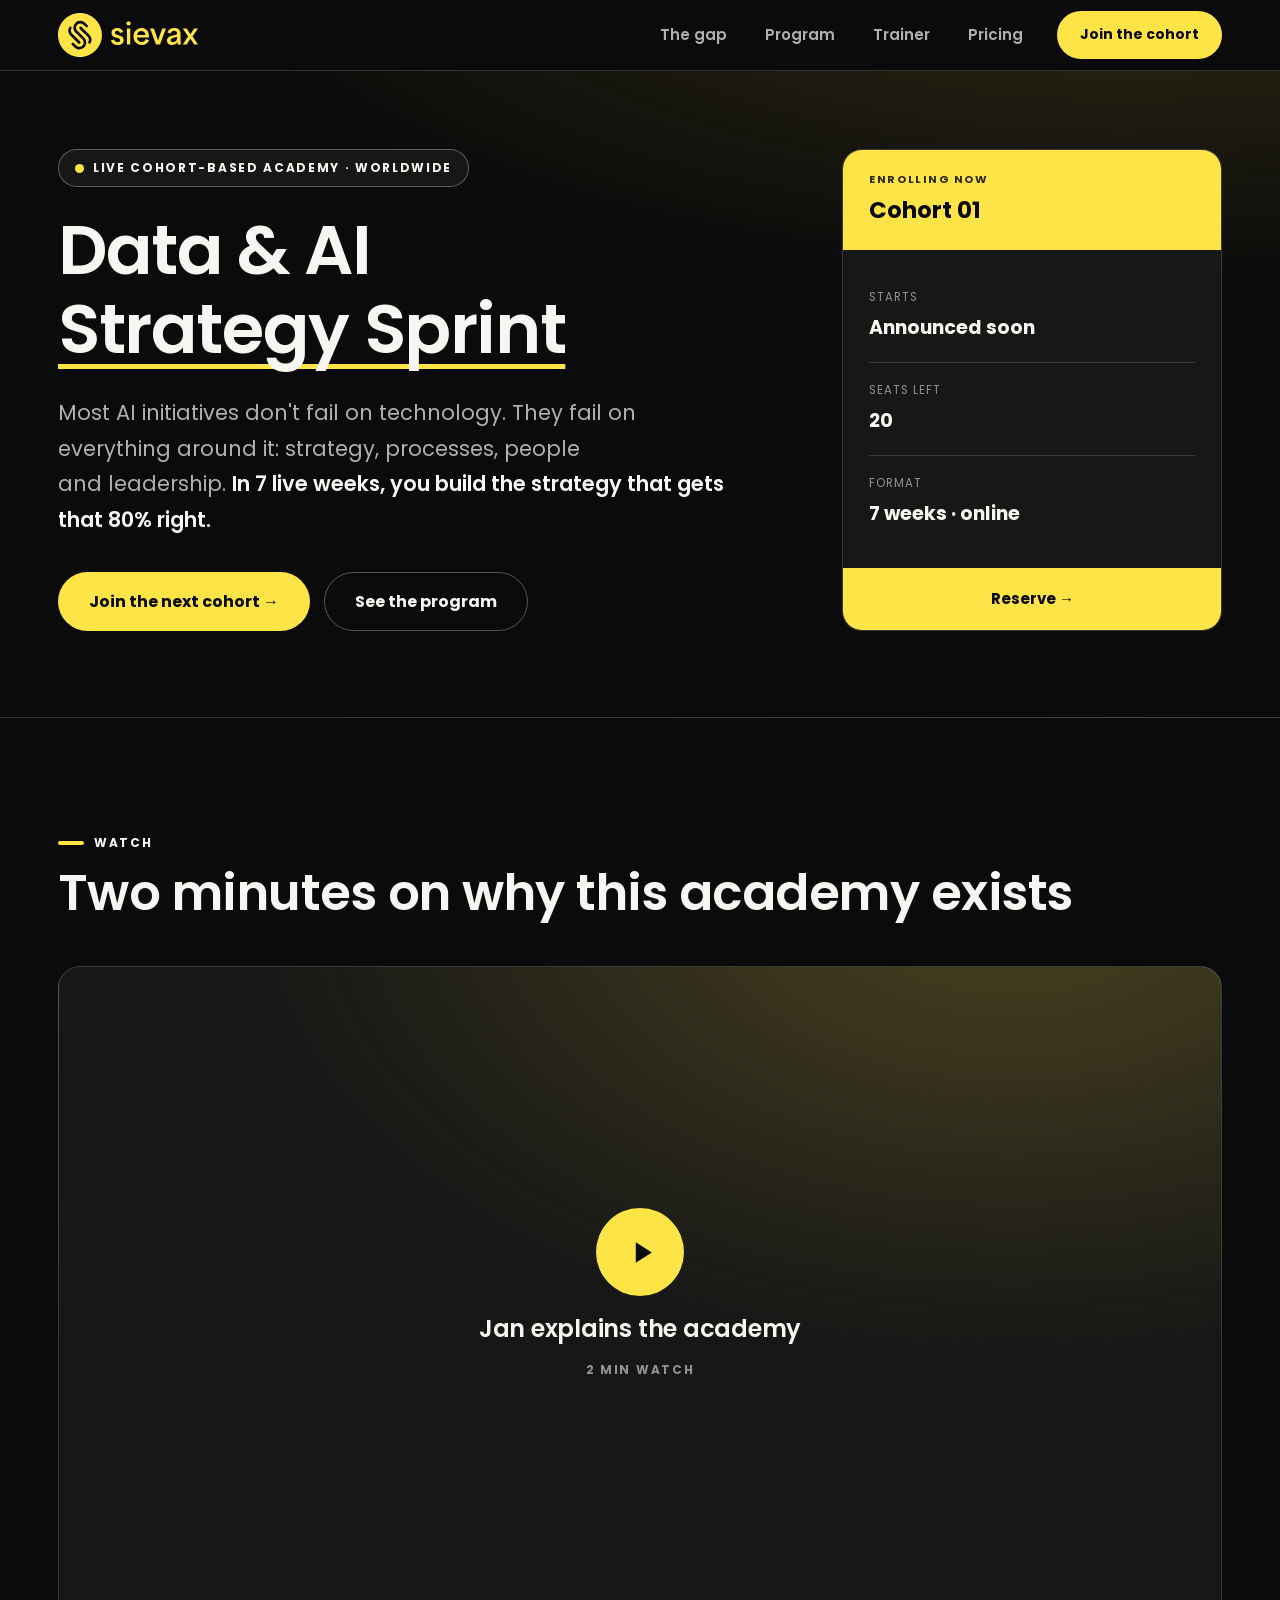
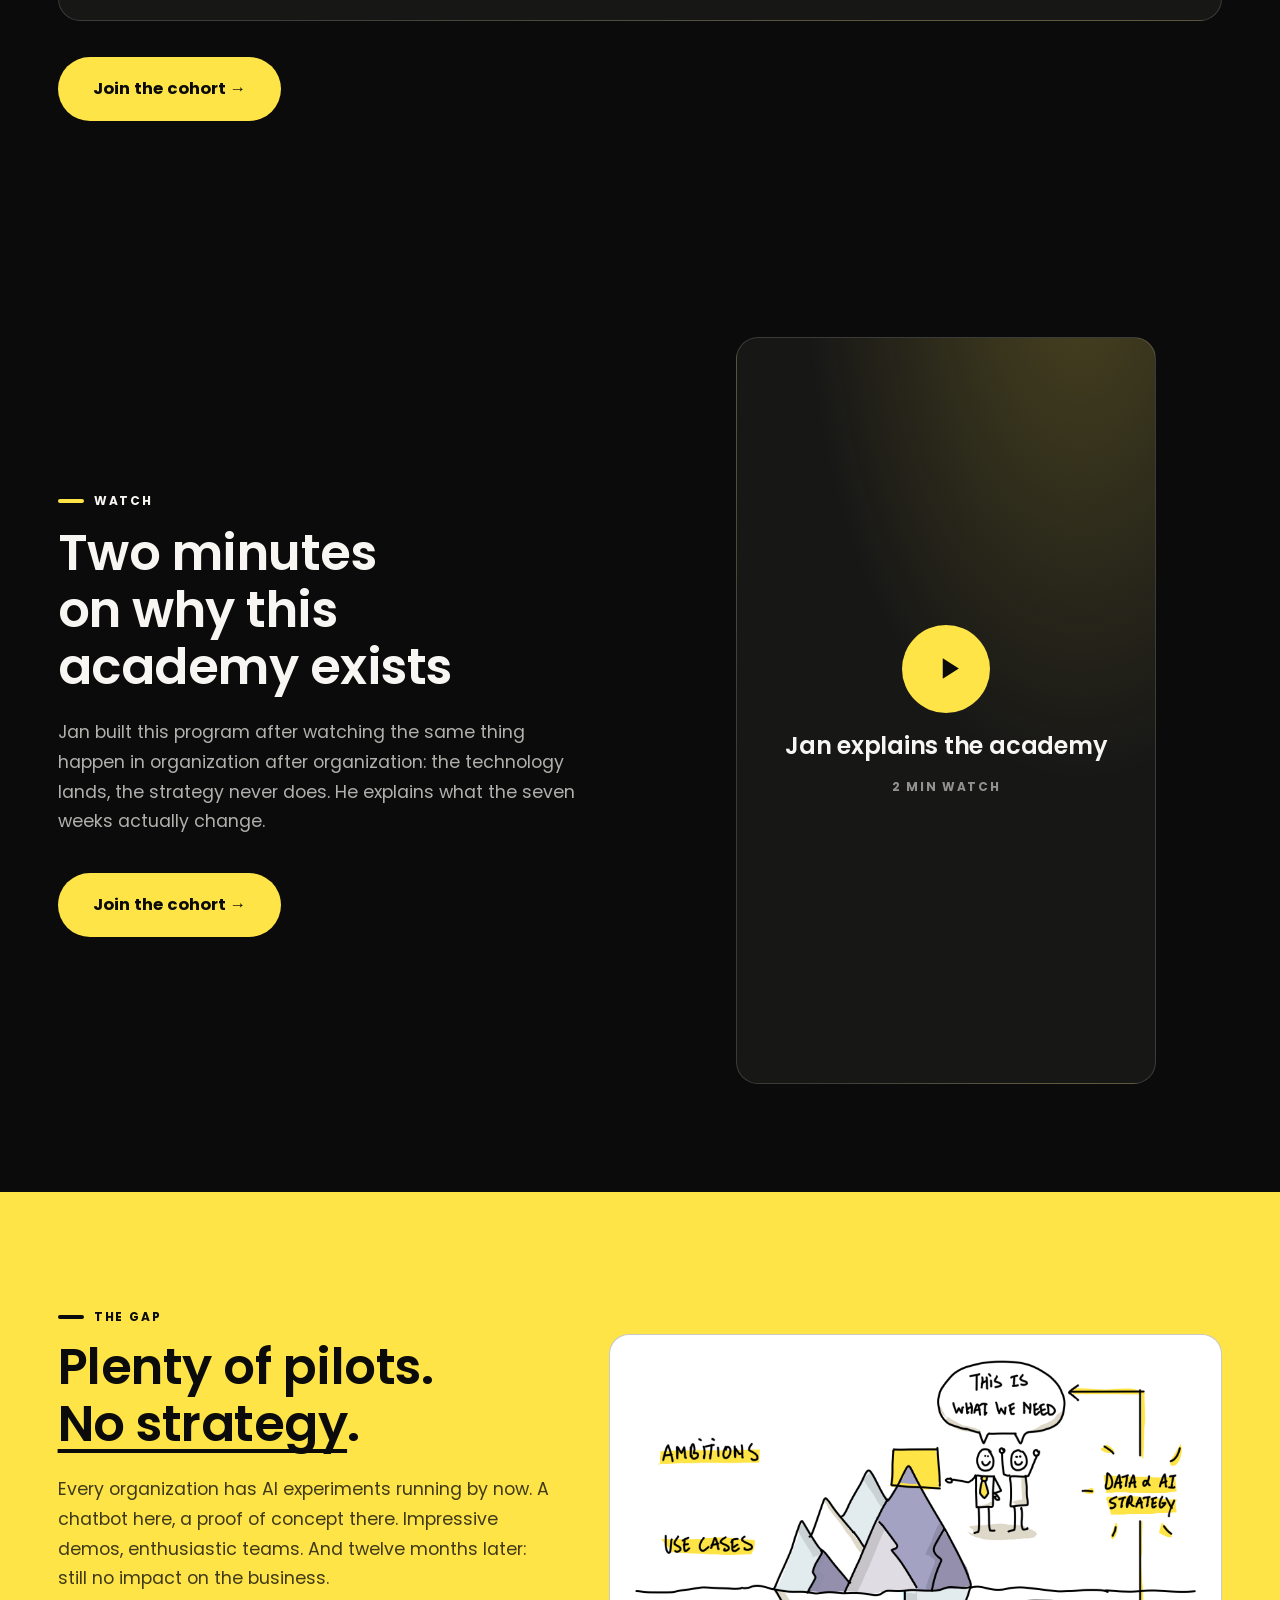
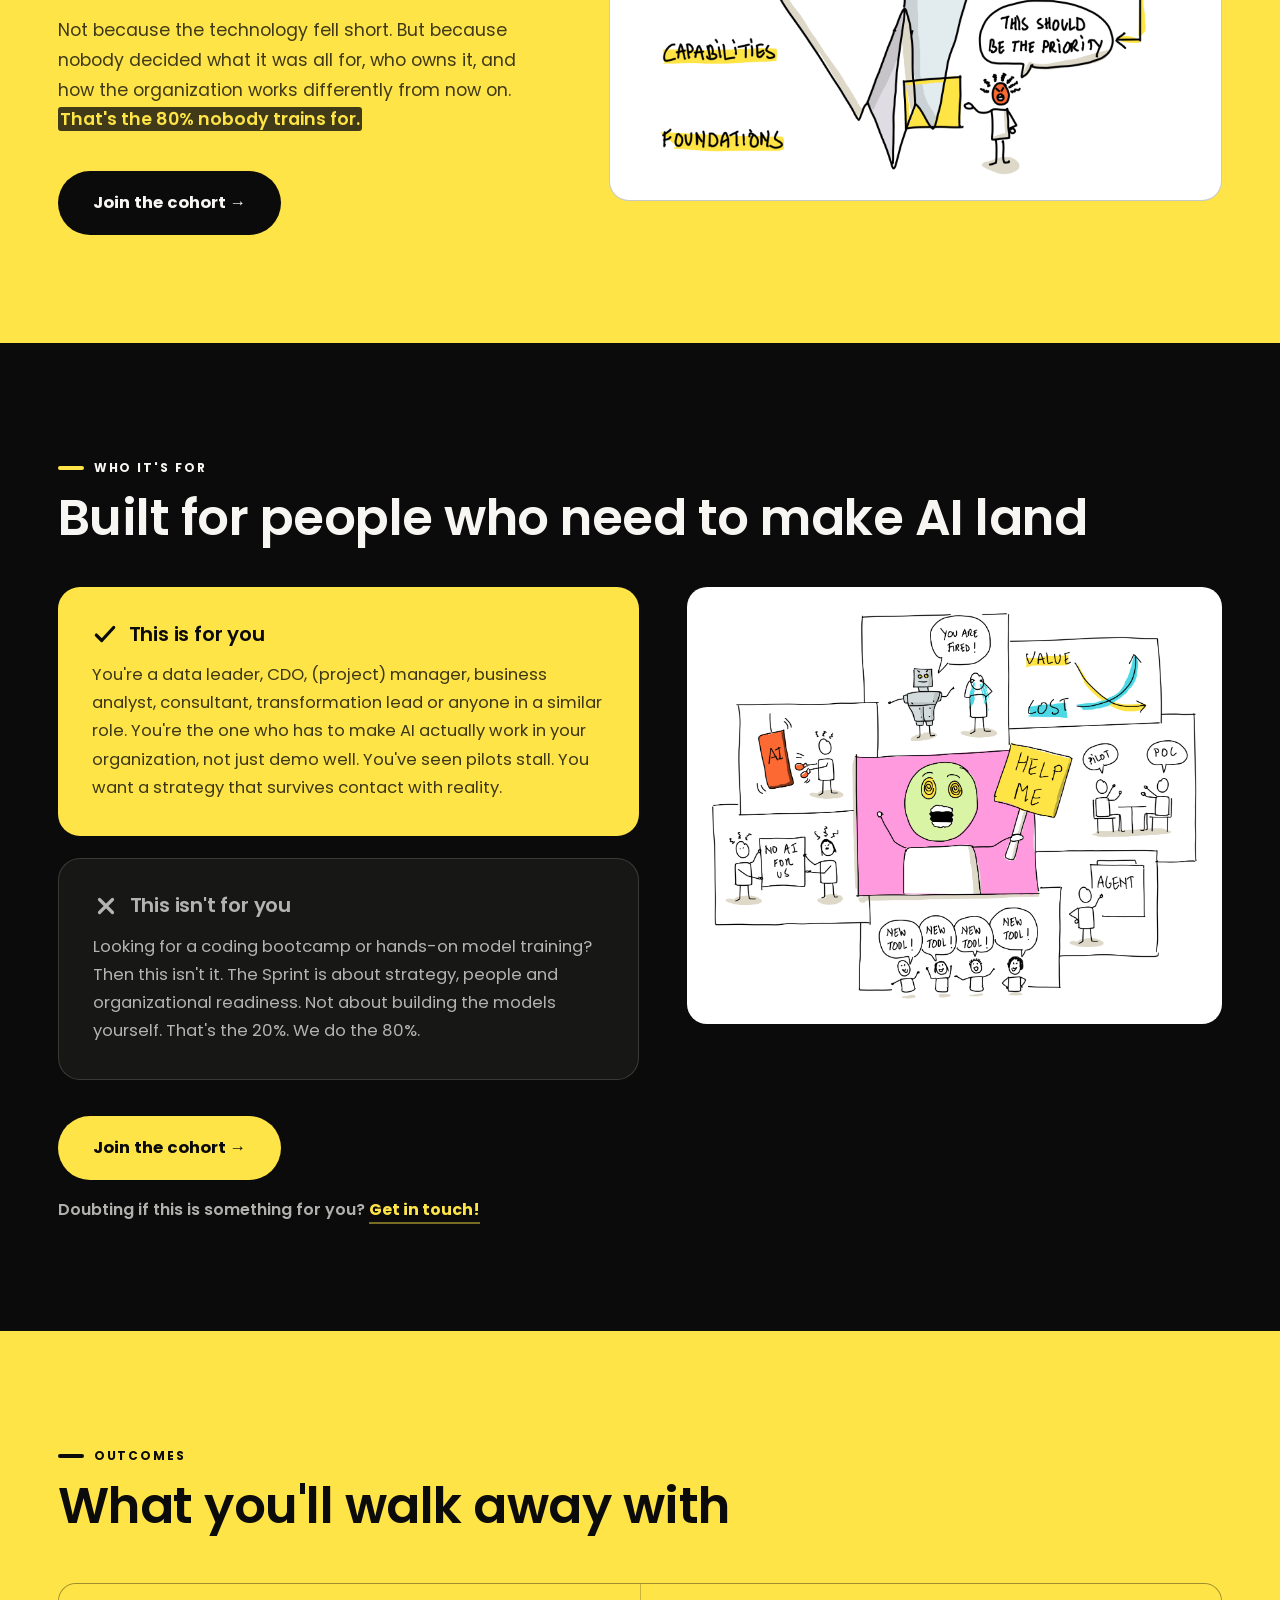
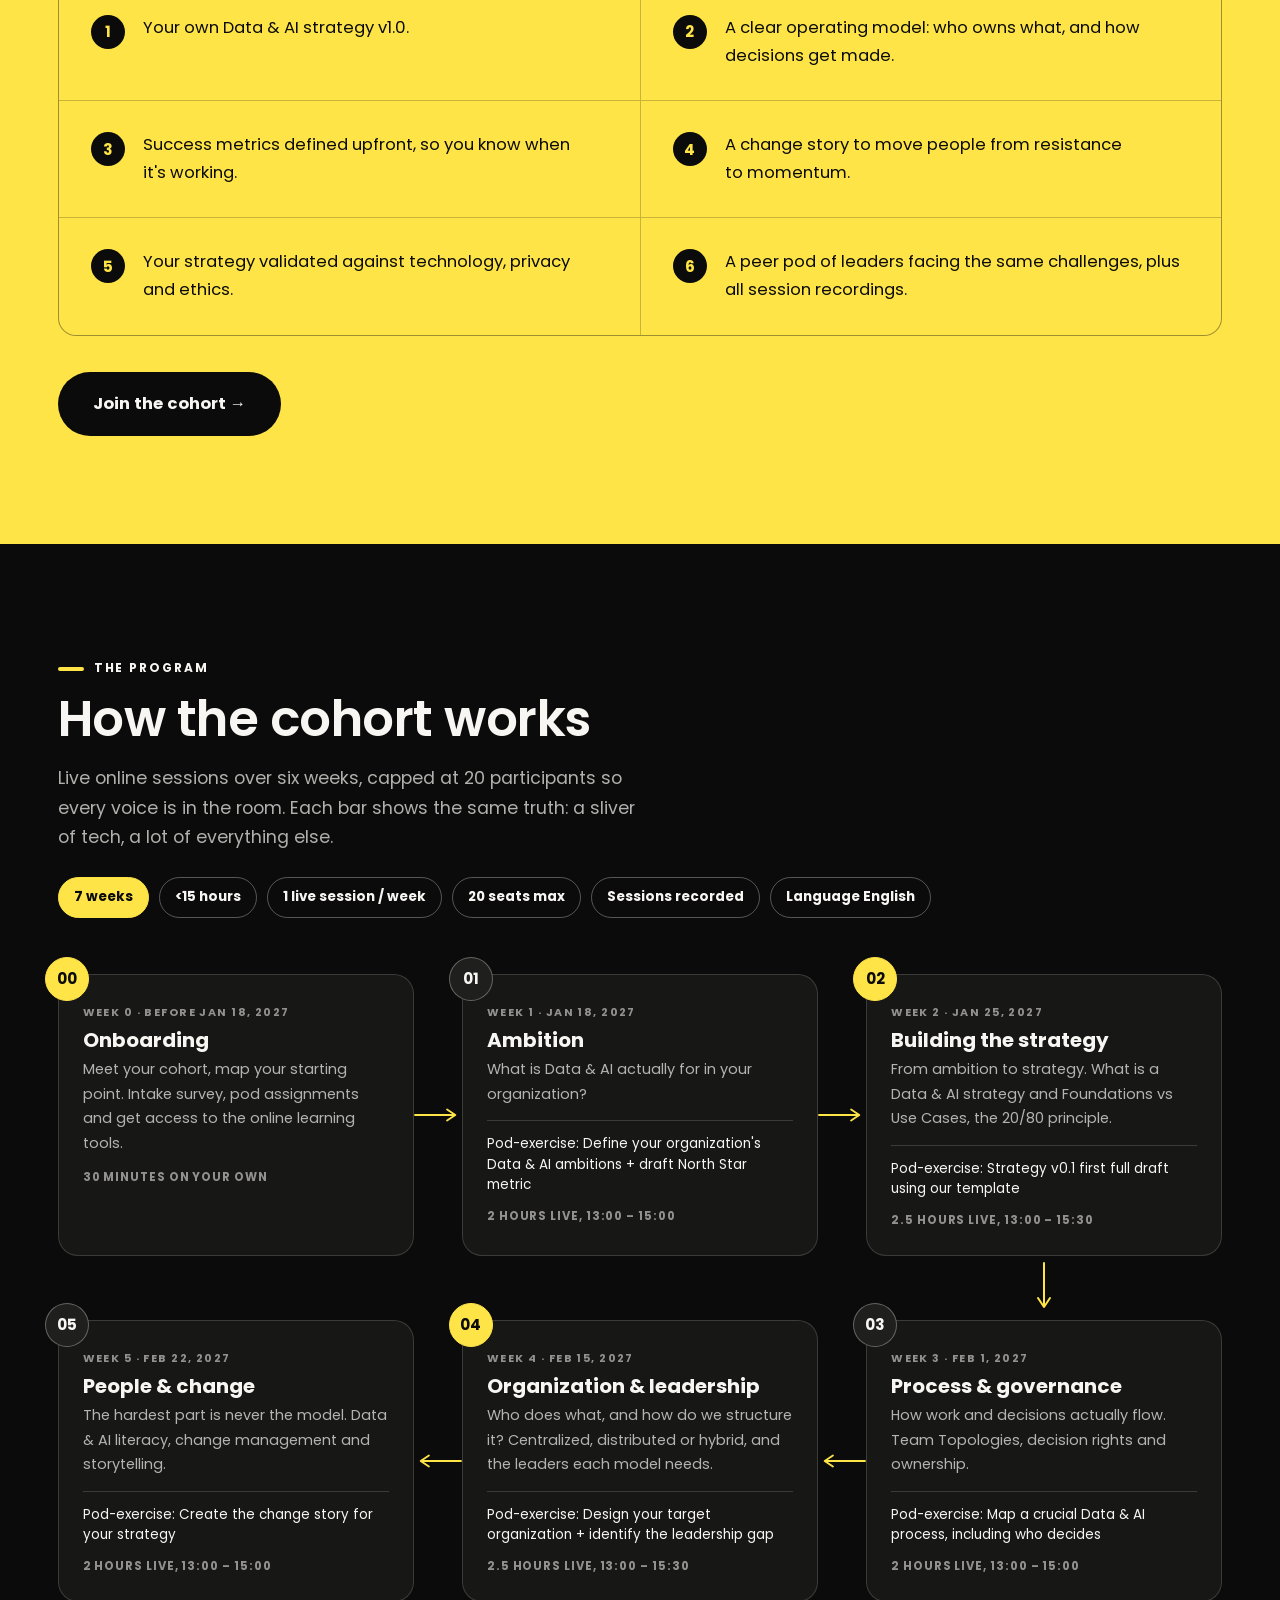
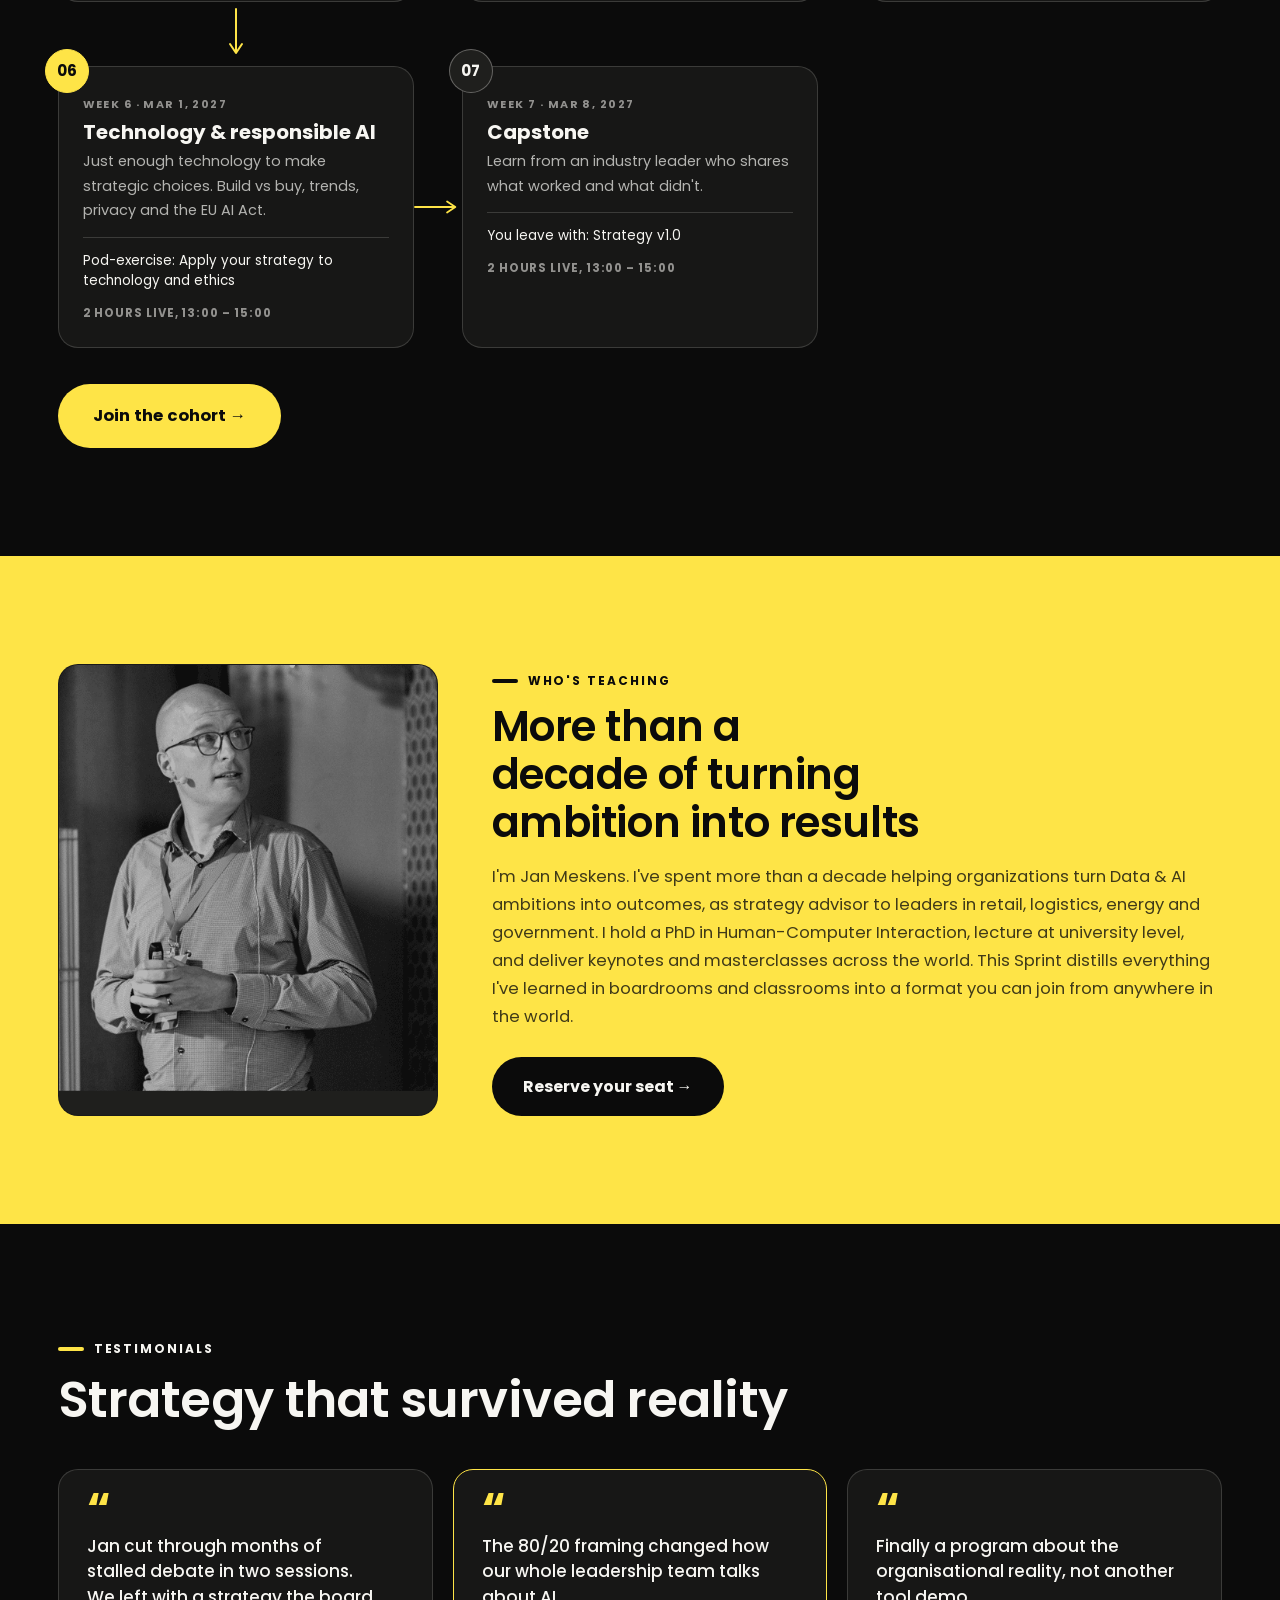
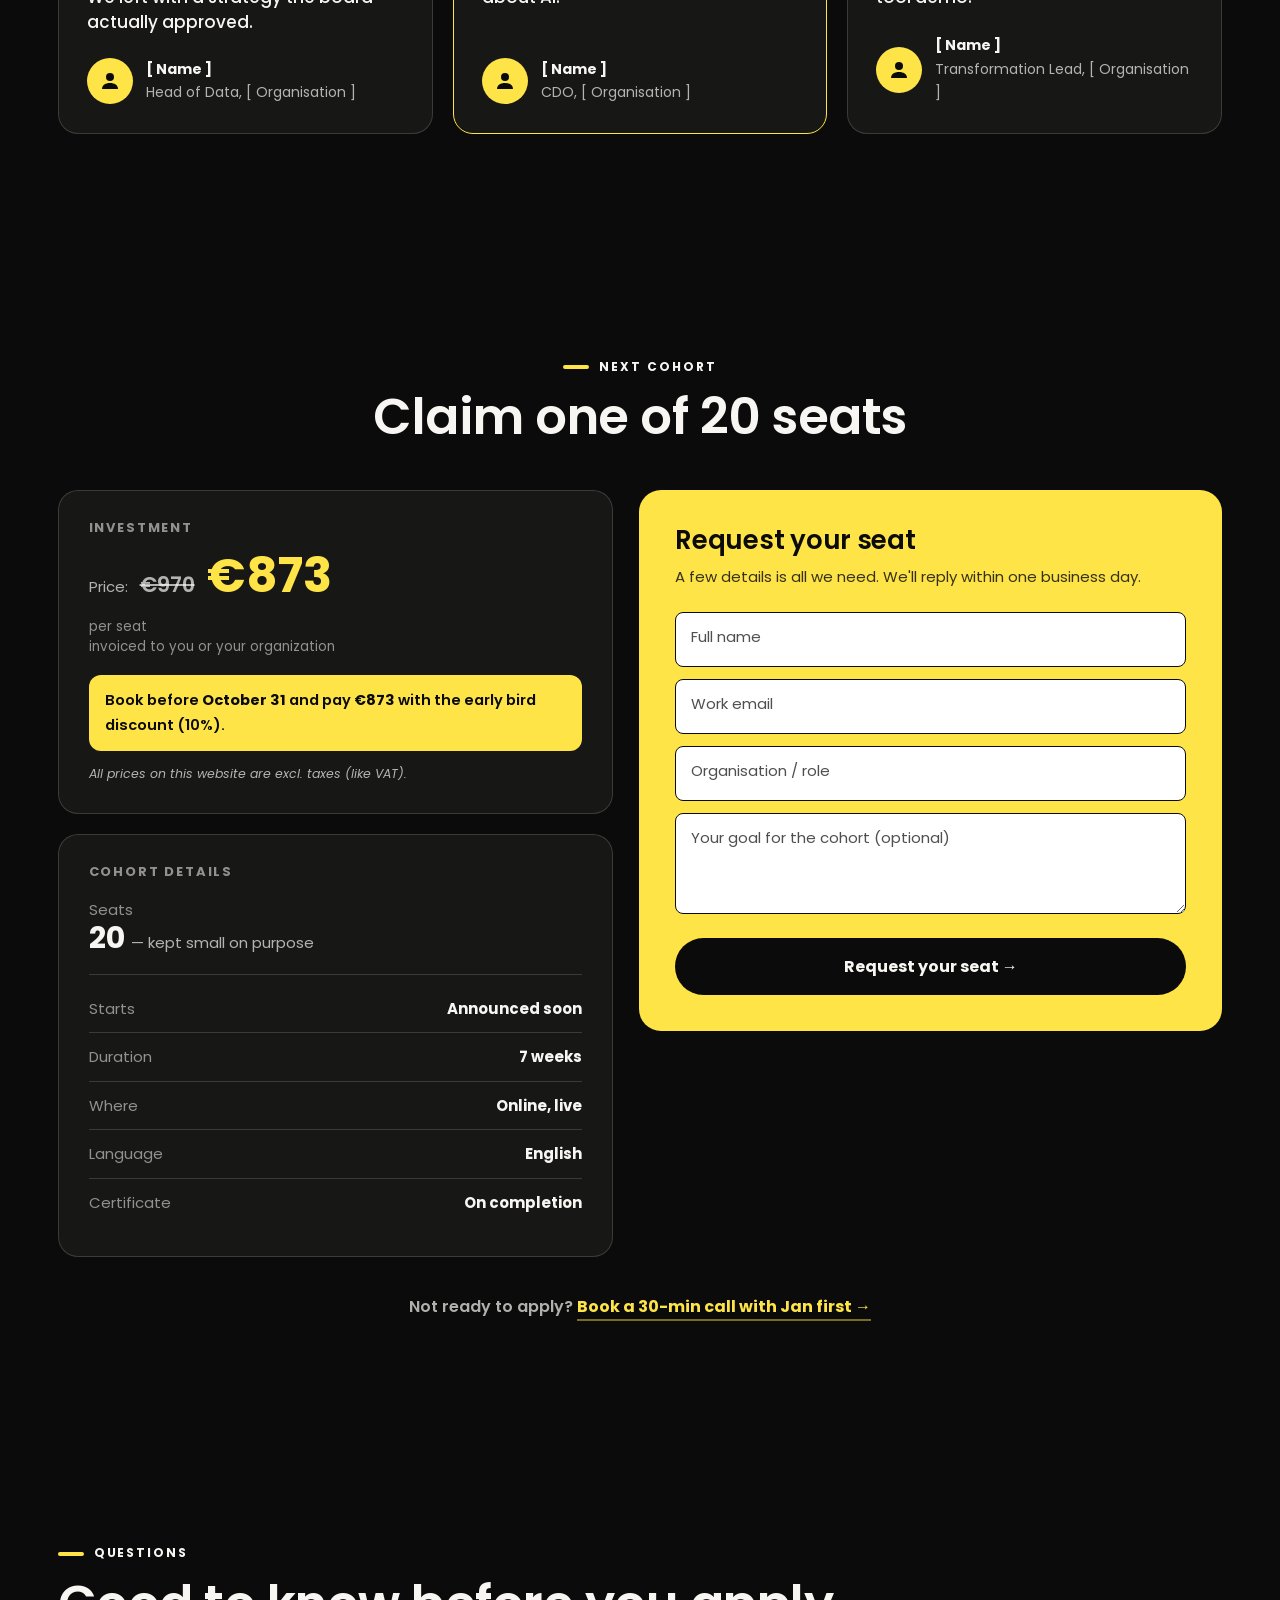
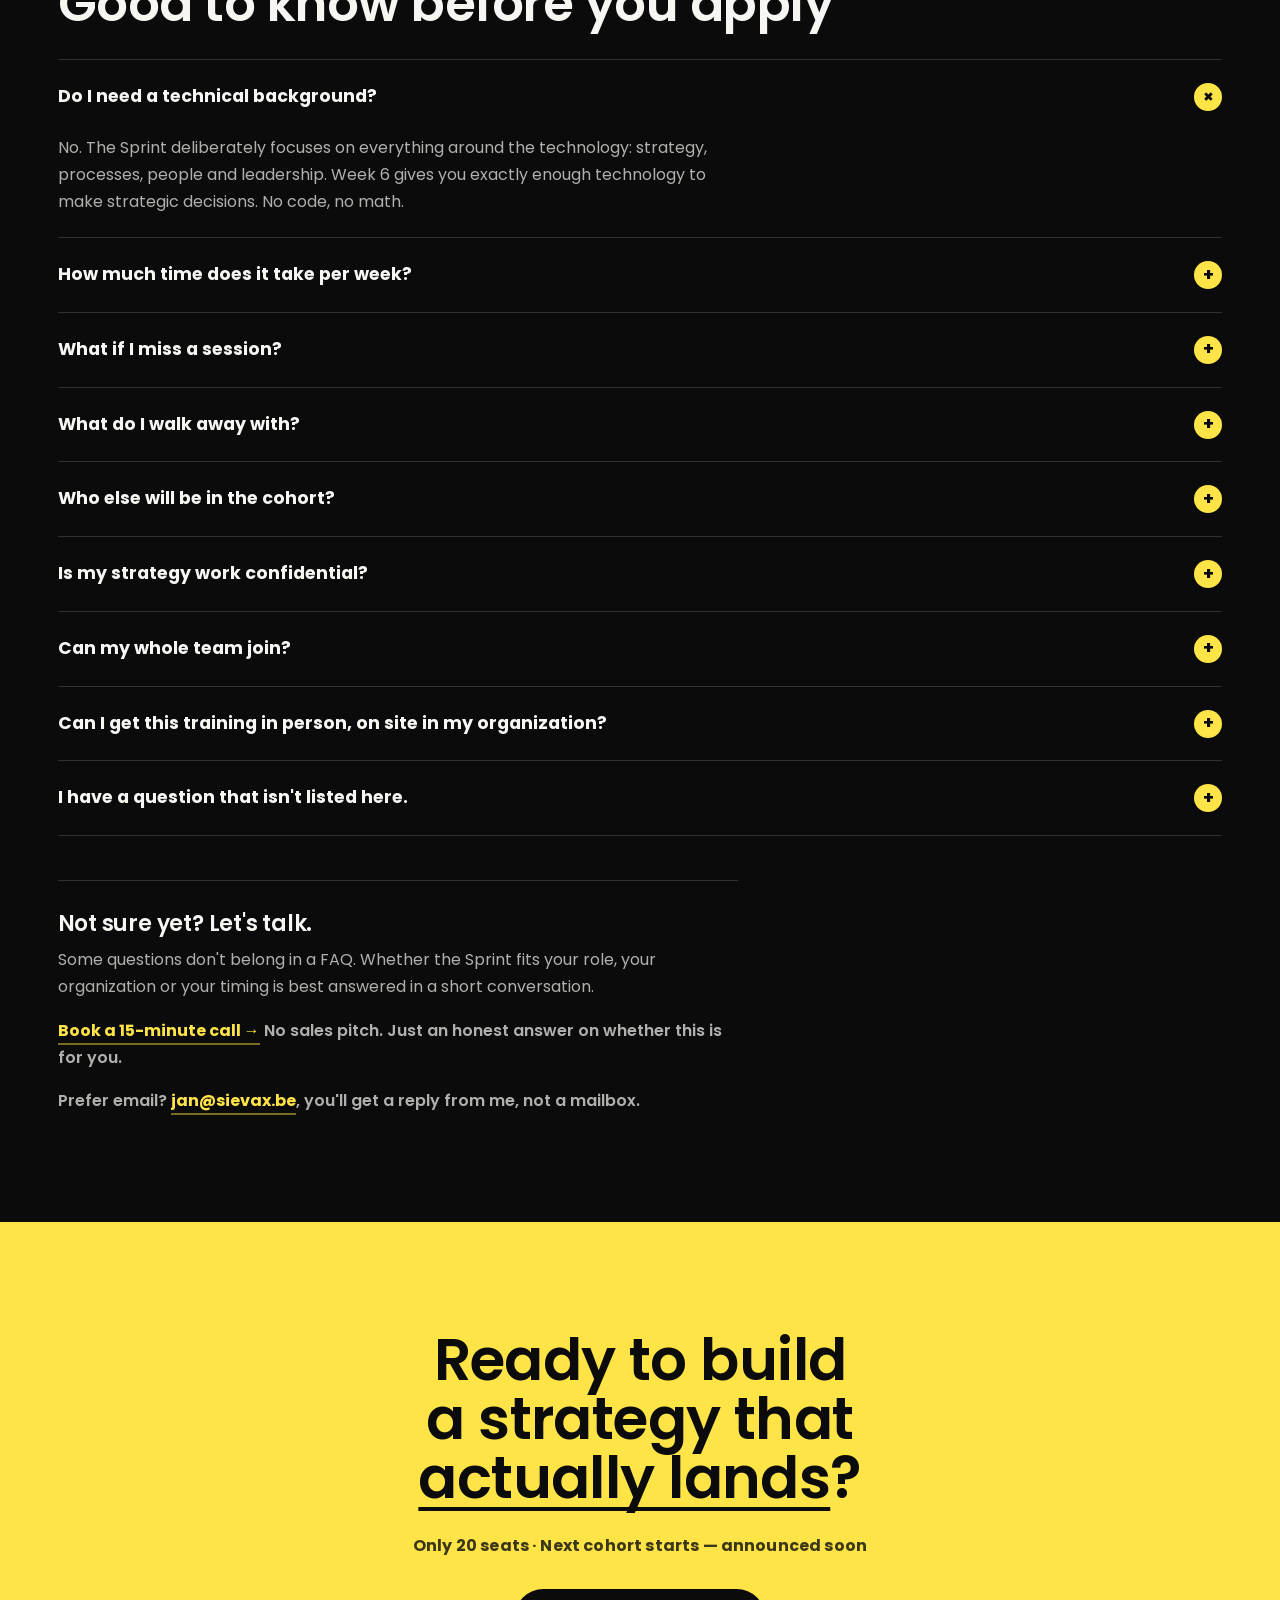
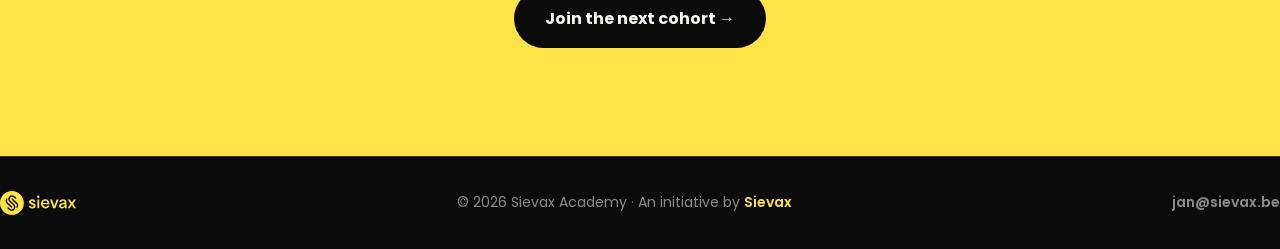
<file: index.html>
<!DOCTYPE html>
<html lang="en">
<head>
  <meta charset="UTF-8">
  <meta name="viewport" content="width=device-width, initial-scale=1.0">

  <title>Sievax Academy — Data &amp; AI Strategy</title>
  <meta name="description" content="A live, six-week cohort for the leaders responsible for making Data &amp; AI actually land. Recruited worldwide, capped at 20 seats.">

  <!-- Favicons -->
  <link rel="icon" type="image/svg+xml" href="assets/logos/SVG/beeldmerk geel.svg">
  <link rel="apple-touch-icon" href="assets/logos/logo-black.png">

  <!-- Dark page: colour the mobile browser chrome to match the board -->
  <meta name="theme-color" content="#0b0b0b">

  <!-- Social / Open Graph — set a dedicated 1200×630 og:image before launch -->
  <meta property="og:type" content="website">
  <meta property="og:site_name" content="Sievax Academy">
  <meta property="og:title" content="Sievax Academy — Build a Data &amp; AI strategy that actually lands">
  <meta property="og:description" content="A live, six-week cohort for the leaders responsible for making Data &amp; AI actually land. Recruited worldwide, capped at 20 seats.">
  <meta property="og:url" content="https://academy.sievax.be/">
  <meta property="og:image" content="https://academy.sievax.be/assets/images/illustration-gap.png">
  <meta name="twitter:card" content="summary_large_image">
  <meta name="twitter:title" content="Sievax Academy — Build a Data &amp; AI strategy that actually lands">
  <meta name="twitter:description" content="A live, six-week cohort for the leaders responsible for making Data &amp; AI actually land. Capped at 20 seats.">
  <meta name="twitter:image" content="https://academy.sievax.be/assets/images/illustration-gap.png">

  <!-- Type: Poppins, mirroring the live sievax.be site -->
  <link rel="preconnect" href="https://fonts.googleapis.com">
  <link rel="preconnect" href="https://fonts.gstatic.com" crossorigin>
  <link href="https://fonts.googleapis.com/css2?family=Poppins:wght@300;400;500;600;700&display=swap" rel="stylesheet">

  <!-- Styles (flat theme) + shared behaviour -->
  <link rel="stylesheet" href="css/flat.css">
  <script src="js/main.js" defer></script>
</head>

<body>

<a class="skip-link" href="#main">Skip to content</a>

<!-- ========================= NAVIGATION ========================= -->
<nav>
  <div class="wrap nav-inner">
    <a href="#top" aria-label="Sievax Academy — home">
      <!-- Yellow lockup: the black-glyph version disappears on the dark board -->
      <img class="logo" src="assets/logos/SVG/logo - geel.svg" alt="Sievax Academy">
    </a>

    <button class="nav-toggle" id="navToggle" aria-expanded="false" aria-controls="navmenu" aria-label="Open menu">
      <span></span><span></span><span></span>
    </button>

    <div class="nav-links" id="navmenu">
      <a href="#gap">The gap</a>
      <a href="#program">Program</a>
      <a href="#trainer">Trainer</a>
      <a href="#apply">Pricing</a>
      <a class="nav-cta" href="#apply">Join the cohort</a>
    </div>
  </div>
</nav>

<main id="main" tabindex="-1">

  <!-- ========================= HERO ========================= -->
  <header class="hero" id="top">
    <div class="wrap hero-inner">
      <div class="hero-copy">
      <span class="kbadge rise d1"><span class="pin"></span>Live cohort-based academy &middot; worldwide</span>
      <h1 class="rise d2">Data & AI<br><span class="uline">Strategy Sprint</span></h1>
      <p class="sub rise d3">Most AI initiatives don't fail on technology. They fail on everything around it: strategy, processes, people and&nbsp;leadership. <b>In 7 live weeks, you build the strategy that gets that 80% right.</b></p>

      <div class="hero-actions rise d4">
        <a class="btn btn-yellow" href="#apply">Join the next cohort &rarr;</a>
        <a class="btn btn-ghost" href="#program">See the program</a>
      </div>
      </div>

      <!-- Enrolment card — the hero's right column, full height of the copy -->
      <aside class="enroll rise d5" aria-label="Cohort enrolment details">
        <div class="stub"><div class="k">Enrolling now</div><div class="v">Cohort 01</div></div>
        <div class="enroll-facts">
          <div><div class="lab">Starts</div><div class="val"><!-- cohort start date -->Announced soon</div></div>
          <div><div class="lab">Seats left</div><div class="val">20</div></div>
          <div><div class="lab">Format</div><div class="val">7 weeks &middot; online</div></div>
        </div>
        <a class="enroll-go" href="#apply">Reserve &rarr;</a>
      </aside>
    </div>
  </header>

  <!-- ========================= VIDEO ========================= -->
  <section class="video" id="video">
    <div class="wrap">
      <div class="sec-head">
        <span class="eyebrow">Watch</span>
        <h2>Two minutes on why this academy exists</h2>
      </div>

      <!--
        Click-to-load YouTube facade — nothing loads from YouTube until "play" is
        pressed (faster page, no third-party tracking on arrival). js/main.js swaps
        this poster for the embed on click.
        TO GO LIVE: replace REPLACE_WITH_YOUTUBE_ID with the video's YouTube ID
        (the v= value in the watch URL, e.g. dQw4w9WgXcQ). Until then it stays in
        demo mode and the button does nothing.
      -->
      <div class="vid-frame" id="videoEmbed" data-video-id="REPLACE_WITH_YOUTUBE_ID">
        <!-- The accessible name must contain the visible label, or voice-control
             users can't say what they see (WCAG 2.5.3 label-in-name). -->
        <button class="vid-play" type="button" aria-label="Play: Jan explains the academy, 2 min watch">
          <span class="vid-disc"><svg viewBox="0 0 24 24" aria-hidden="true"><path d="M8 5v14l11-7z" fill="currentColor"/></svg></span>
          <span class="vid-label">Jan explains the academy</span>
          <span class="vid-time">2 min watch</span>
        </button>
      </div>

      <a class="btn btn-yellow mid-cta" href="#apply">Join the cohort &rarr;</a>
    </div>
  </section>

  <!-- ==================== VIDEO (VERTICAL) ====================
    Same section as above, sized for a portrait (9:16) video. We don't know yet
    which format the client will deliver, so both are in place — DELETE THE ONE
    THAT ISN'T USED (this whole <section>, or the landscape one above).
  ========================================================== -->
  <section class="video video-vertical" id="video-vertical">
    <div class="wrap">
      <div class="vvid-grid">
        <div class="vvid-copy">
          <span class="eyebrow">Watch</span>
          <h2>Two minutes on why this academy exists</h2>
          <p>Jan built this program after watching the same thing happen in organization after organization: the technology lands, the strategy never does. He explains what the seven weeks actually change.</p>
          <a class="btn btn-yellow mid-cta" href="#apply">Join the cohort &rarr;</a>
        </div>

        <div class="vid-frame vid-frame-vertical" id="videoEmbedVertical" data-video-id="REPLACE_WITH_YOUTUBE_ID">
          <!-- The accessible name must contain the visible label, or voice-control
               users can't say what they see (WCAG 2.5.3 label-in-name). -->
          <button class="vid-play" type="button" aria-label="Play: Jan explains the academy, 2 min watch">
            <span class="vid-disc"><svg viewBox="0 0 24 24" aria-hidden="true"><path d="M8 5v14l11-7z" fill="currentColor"/></svg></span>
            <span class="vid-label">Jan explains the academy</span>
            <span class="vid-time">2 min watch</span>
          </button>
        </div>
      </div>
    </div>
  </section>

  <!-- ========================= THE GAP ========================= -->
  <section class="gap on-yellow" id="gap">
    <div class="wrap">
      <div class="gap-grid">
        <div>
          <span class="eyebrow">The gap</span>
          <h2>Plenty of pilots. <span class="uline">No strategy</span>.</h2>
          <p>Every organization has AI experiments running by now. A chatbot here, a proof of concept there. Impressive demos, enthusiastic teams. And twelve months later: still no impact on the business.</p>
          <p>Not because the technology fell short. But because nobody decided what it was all for, who owns it, and how the organization works differently from now on.  <span class="gap-accent">That's the 80% nobody trains for.</span></p>
          <a class="btn btn-yellow mid-cta" href="#apply">Join the cohort &rarr;</a>
        </div>
        <div class="gap-img">
          <img src="assets/images/PRIO2.png" alt="Hand-drawn Sievax sketch: a Data &amp; AI strategy drawn as an iceberg. Above the waterline sit ambitions and use cases, which two people point to saying &ldquo;this is what we need&rdquo;; below it sit the capabilities and foundations, where a frustrated colleague says &ldquo;this should be the priority&rdquo;">
        </div>
      </div>
    </div>
  </section>

  <!-- ========================= AUDIENCE ========================= -->
  <section id="audience">
    <div class="wrap">
      <div class="sec-head"><span class="eyebrow">Who it's for</span><h2>Built for people who need to make AI land</h2></div>
      <div class="aud-layout">
        <div class="aud-cards">
          <div class="aud-card aud-yes">
            <h3>
              <svg class="tick" viewBox="0 0 24 24" fill="none" aria-hidden="true"><path d="M4 13l5 5L20 6" stroke="currentColor" stroke-width="3" stroke-linecap="round" stroke-linejoin="round"/></svg>
              This is for you
            </h3>
            <p>You're a data leader, CDO, (project) manager, business analyst, consultant, transformation lead or anyone in a similar role. You're the one who has to make AI actually work in your organization, not just demo well. You've seen pilots stall. You want a strategy that survives contact with reality.</p>
          </div>
          <div class="aud-card aud-no">
            <h3>
              <svg class="tick" viewBox="0 0 24 24" fill="none" aria-hidden="true"><path d="M6 6l12 12M18 6L6 18" stroke="currentColor" stroke-width="3" stroke-linecap="round"/></svg>
              This isn't for you
            </h3>
            <p>Looking for a coding bootcamp or hands-on model training? Then this isn't it. The Sprint is about strategy, people and organizational readiness. Not about building the models yourself. That's the 20%. We do the 80%.</p>
          </div>
          <div class="aud-foot">
            <a class="btn btn-yellow mid-cta" href="#apply">Join the cohort &rarr;</a>
            <p class="aud-alt alt-line">Doubting if this is something for you? <a href="mailto:jan@sievax.be">Get in touch!</a></p>
          </div>
        </div>
        <figure class="aud-fig">
          <div class="gap-img">
            <img src="assets/images/PRIO1.png" alt="Hand-drawn Sievax collage of AI overwhelm: overlapping sketch panels showing a presenter with spiralling eyes holding a &ldquo;help me&rdquo; sign, teams shouting &ldquo;new tool!&rdquo;, colleagues insisting &ldquo;no AI for us&rdquo;, scattered talk of pilots, POCs and agents, and a chart where cost overtakes value">
          </div>
        </figure>
      </div>
    </div>
  </section>

  <!-- ========================= OUTCOMES ========================= -->
  <section class="outcomes on-yellow">
    <div class="wrap">
      <div class="sec-head"><span class="eyebrow">Outcomes</span><h2>What you'll walk away with</h2></div>

      <div class="out-list">
        <div class="out-item"><span class="num">1</span><p>Your own Data &amp; AI strategy v1.0.</p></div>
        <div class="out-item"><span class="num">2</span><p>A clear operating model: who owns what, and how decisions get made.</p></div>
        <div class="out-item"><span class="num">3</span><p>Success metrics defined upfront, so you know when it's working.</p></div>
        <div class="out-item"><span class="num">4</span><p>A change story to move people from resistance to momentum.</p></div>
        <div class="out-item"><span class="num">5</span><p>Your strategy validated against technology, privacy and ethics.</p></div>
        <div class="out-item"><span class="num">6</span><p>A peer pod of leaders facing the same challenges, plus all session recordings.</p></div>
      </div>

      <a class="btn btn-yellow mid-cta" href="#apply">Join the cohort &rarr;</a>
    </div>
  </section>

  <!-- ========================= PROGRAM ========================= -->
  <section id="program">
    <div class="wrap">
      <div class="prog-top">
        <div class="sec-head">
          <span class="eyebrow">The program</span>
          <h2>How the cohort works</h2>
          <p class="sec-lead">Live online sessions over six weeks, capped at 20 participants so every voice is in the room. Each bar shows the same truth: a sliver of tech, a lot of everything else.</p>
        </div>
        <div class="pills">
          <span class="pill solid">7 weeks</span>
          <span class="pill">&lt;15 hours</span>
          <span class="pill">1 live session / week</span>
          <span class="pill">20 seats max</span>
          <span class="pill">Sessions recorded</span>
          <span class="pill">Language English</span>
        </div>
      </div>

      <!-- Roadmap: sticker cards snaking left→right, then back right→left -->
      <!-- Snake continues onto a third row: 8 stops now, so row 1 reads L→R,
           row 2 right→left, row 3 L→R again. -->
      <div class="roadmap">
        <div class="stop r"><span class="no">00</span><div class="wk">Week 0 &middot; Before Jan 18, 2027</div><div class="t">Onboarding</div><div class="d">Meet your cohort, map your starting point. Intake survey, pod assignments and get access to the online learning tools.</div><div class="dur">30 minutes on your own</div></div>
        <div class="stop r"><span class="no">01</span><div class="wk">Week 1 &middot; Jan 18, 2027</div><div class="t">Ambition</div><div class="d">What is Data &amp; AI actually for in your organization?</div><div class="pod">Pod-exercise: Define your organization's Data &amp; AI ambitions + draft North Star metric</div><div class="dur">2 hours live, 13:00 &ndash; 15:00</div></div>
        <div class="stop dn"><span class="no">02</span><div class="wk">Week 2 &middot; Jan 25, 2027</div><div class="t">Building the strategy</div><div class="d">From ambition to strategy. What is a Data &amp; AI strategy and Foundations vs Use Cases, the 20/80 principle.</div><div class="pod">Pod-exercise: Strategy v0.1 first full draft using our template</div><div class="dur">2.5 hours live, 13:00 &ndash; 15:30</div></div>
        <div class="stop l"><span class="no">03</span><div class="wk">Week 3 &middot; Feb 1, 2027</div><div class="t">Process &amp; governance</div><div class="d">How work and decisions actually flow. Team Topologies, decision rights and ownership.</div><div class="pod">Pod-exercise: Map a crucial Data &amp; AI process, including who decides</div><div class="dur">2 hours live, 13:00 &ndash; 15:00</div></div>
        <div class="stop l"><span class="no">04</span><div class="wk">Week 4 &middot; Feb 15, 2027</div><div class="t">Organization &amp; leadership</div><div class="d">Who does what, and how do we structure it? Centralized, distributed or hybrid, and the leaders each model needs.</div><div class="pod">Pod-exercise: Design your target organization + identify the leadership gap</div><div class="dur">2.5 hours live, 13:00 &ndash; 15:30</div></div>
        <div class="stop dn"><span class="no">05</span><div class="wk">Week 5 &middot; Feb 22, 2027</div><div class="t">People &amp; change</div><div class="d">The hardest part is never the model. Data &amp; AI literacy, change management and storytelling.</div><div class="pod">Pod-exercise: Create the change story for your strategy</div><div class="dur">2 hours live, 13:00 &ndash; 15:00</div></div>
        <div class="stop r"><span class="no">06</span><div class="wk">Week 6 &middot; Mar 1, 2027</div><div class="t">Technology &amp; responsible AI</div><div class="d">Just enough technology to make strategic choices. Build vs buy, trends, privacy and the EU AI Act.</div><div class="pod">Pod-exercise: Apply your strategy to technology and ethics</div><div class="dur">2 hours live, 13:00 &ndash; 15:00</div></div>
        <div class="stop"><span class="no">07</span><div class="wk">Week 7 &middot; Mar 8, 2027</div><div class="t">Capstone</div><div class="d">Learn from an industry leader who shares what worked and what didn't.</div><div class="pod">You leave with: Strategy v1.0</div><div class="dur">2 hours live, 13:00 &ndash; 15:00</div></div>
      </div>

      <a class="btn btn-yellow mid-cta" href="#apply">Join the cohort &rarr;</a>
    </div>
  </section>

  <!-- ========================= TRAINER ========================= -->
  <section class="trainer on-yellow" id="trainer">
    <div class="wrap tr-grid">
      <div class="tr-photo">
        <!-- PHOTO SLOT — Jan's portrait (grayscale, upper-center face).
             To swap, replace assets/images/jan-gs.png with another image.
             If the file is missing, the "JM" initials show as a fallback. -->
        <img src="assets/images/jan-gs.png" alt="Jan Meskens" onerror="this.remove()">
        <span class="tr-initials" aria-hidden="true">JM</span>
      </div>
      <div class="tr-copy">
        <span class="eyebrow">Who's teaching</span>
        <h2>More than a decade of turning ambition into results</h2>
        <p>I'm Jan Meskens. I've spent more than a decade helping organizations turn Data &amp; AI ambitions into outcomes, as strategy advisor to leaders in retail, logistics, energy and government. I hold a PhD in Human-Computer Interaction, lecture at university level, and deliver keynotes and masterclasses across the world. This Sprint distills everything I've learned in boardrooms and classrooms into a format you can join from anywhere in the world.</p>
        <a class="btn btn-yellow" href="#apply" style="margin-top:26px">Reserve your seat &rarr;</a>
      </div>
    </div>
  </section>


  <!-- ========================= TESTIMONIALS ========================= -->
  <section>
    <div class="wrap">
      <div class="sec-head"><span class="eyebrow">Testimonials</span><h2>Strategy that survived reality</h2></div>
      <div class="tst-grid">
        <div class="tst"><div class="q">&ldquo;</div><p>Jan cut through months of stalled debate in two sessions. We left with a strategy the board actually approved.</p><div class="who"><span class="avatar"><!-- swap for <img src="assets/images/testimonial-1.jpg" alt="[ Name ]"> --><svg viewBox="0 0 24 24" fill="none" aria-hidden="true"><circle cx="12" cy="8" r="4" fill="currentColor"/><path d="M4 20c0-4 3.6-6 8-6s8 2 8 6" fill="currentColor"/></svg></span><div><div class="n">[ Name ]</div><div class="r">Head of Data, [ Organisation ]</div></div></div></div>
        <div class="tst"><div class="q">&ldquo;</div><p>The 80/20 framing changed how our whole leadership team talks about AI.</p><div class="who"><span class="avatar"><!-- swap for <img src="assets/images/testimonial-2.jpg" alt="[ Name ]"> --><svg viewBox="0 0 24 24" fill="none" aria-hidden="true"><circle cx="12" cy="8" r="4" fill="currentColor"/><path d="M4 20c0-4 3.6-6 8-6s8 2 8 6" fill="currentColor"/></svg></span><div><div class="n">[ Name ]</div><div class="r">CDO, [ Organisation ]</div></div></div></div>
        <div class="tst"><div class="q">&ldquo;</div><p>Finally a program about the organisational reality, not another tool demo.</p><div class="who"><span class="avatar"><!-- swap for <img src="assets/images/testimonial-3.jpg" alt="[ Name ]"> --><svg viewBox="0 0 24 24" fill="none" aria-hidden="true"><circle cx="12" cy="8" r="4" fill="currentColor"/><path d="M4 20c0-4 3.6-6 8-6s8 2 8 6" fill="currentColor"/></svg></span><div><div class="n">[ Name ]</div><div class="r">Transformation Lead, [ Organisation ]</div></div></div></div>
      </div>
    </div>
  </section>

  <!-- ========================= CONVERSION ========================= -->
  <section class="convert" id="apply">
    <div class="wrap">
      <div class="convert-head">
        <span class="eyebrow">Next cohort</span>
        <h2>Claim one of 20 seats</h2>
      </div>

      <div class="convert-grid">
        <!-- Left column: the seat count (the real number) + cohort logistics -->
        <div class="convert-col">
          <div class="info-card">
            <h3>Investment</h3>
            <!-- a11y: the struck price is hidden from AT and replaced by explicit
                 spoken labels, so a screen reader cannot confuse old and current. -->
            <p class="price-line">
              <span class="pk">Price:</span>
              <s aria-hidden="true">&euro;970</s>
              <span class="vh">Regular price 970 euro. Early bird price:</span>
              <span class="pnow">&euro;873</span>
            </p>
            <p class="note">per seat<br>invoiced to you or your organization</p>
            <div class="early">Book before <strong>October&nbsp;31</strong> and pay <strong>&euro;873</strong> with the early bird discount (10%).</div>
            <p class="legal">All prices on this website are excl. taxes (like VAT).</p>
          </div>
          <div class="info-card">
            <h3>Cohort details</h3>
            <div class="seat-block">
              <span class="fk">Seats</span>
              <p class="seat-cap"><span class="n">20</span> — kept small on purpose</p>
            </div>
            <ul class="facts">
              <li><span class="fk">Starts</span><span class="fv"><!-- cohort start date -->Announced soon</span></li>
              <li><span class="fk">Duration</span><span class="fv">7 weeks</span></li>
              <li><span class="fk">Where</span><span class="fv">Online, live</span></li>
              <li><span class="fk">Language</span><span class="fv">English</span></li>
              <li><span class="fk">Certificate</span><span class="fv">On completion</span></li>
            </ul>
          </div>
        </div>

        <!-- Right column: lead form -->
        <div class="form-card">
          <h3>Request your seat</h3>
          <p class="fl">A few details is all we need. We'll reply within one business day.</p>

          <!--
            LEAD FORM → emails jan@sievax.be (briefing 3.1).
            To go live: create a free form at formspree.io (or Basin/Tally) that delivers to
            jan@sievax.be, then paste its endpoint into the action="" below (replace REPLACE_WITH_FORM_ID).
            Formspree uses the "email" field as reply-to automatically; "_subject" sets the email subject.
            Until the endpoint is set, the form shows the success state without sending (demo mode).
          -->
          <form id="leadForm" action="https://formspree.io/f/REPLACE_WITH_FORM_ID" method="POST">
            <input type="hidden" name="_subject" value="New Sievax Academy lead">
            <!-- honeypot: hidden from humans, catches spam bots -->
            <input type="text" name="_gotcha" tabindex="-1" autocomplete="off" style="position:absolute;left:-9999px" aria-hidden="true">

            <div class="field">
              <input id="f-name" name="name" required placeholder=" ">
              <label for="f-name">Full name</label>
            </div>
            <div class="field">
              <input id="f-email" name="email" type="email" required placeholder=" ">
              <label for="f-email">Work email</label>
            </div>
            <div class="field">
              <input id="f-org" name="organisation" placeholder=" ">
              <label for="f-org">Organisation / role</label>
            </div>
            <div class="field">
              <textarea id="f-msg" name="message" rows="3" placeholder=" "></textarea>
              <label for="f-msg">Your goal for the cohort (optional)</label>
            </div>

            <button type="submit" class="btn btn-dark">Request your seat &rarr;</button>
          </form>

          <!-- Revealed by js/main.js after a successful submit -->
          <div class="success" id="leadSuccess" role="status" aria-live="polite" tabindex="-1">
            <div class="check">&#10003;</div>
            <h3>Thanks — you're on the list.</h3>
            <p>We'll email you within one business day.</p>
          </div>
        </div>
      </div>

      <!-- Secondary path: book a call, kept out of the form so the form has one clear job. -->
      <p class="convert-alt alt-line">Not ready to apply? <a href="https://calendly.com/jan-sievax/call-30-jan" target="_blank" rel="noopener">Book a 30-min call with Jan first &rarr;</a></p>
    </div>
  </section>

  <!-- ========================= FAQ ========================= -->
  <section>
    <div class="wrap">
      <div class="sec-head" style="margin-bottom:26px"><span class="eyebrow">Questions</span><h2>Good to know before you apply</h2></div>
      <details open><summary>Do I need a technical background?<span class="ic">+</span></summary><p>No. The Sprint deliberately focuses on everything around the technology: strategy, processes, people and leadership. Week 6 gives you exactly enough technology to make strategic decisions. No code, no math.</p></details>
      <details><summary>How much time does it take per week?<span class="ic">+</span></summary><p>2 hours live (2.5 hours in weeks 2 and 7). No mandatory homework. If you want to sharpen your strategy document between sessions, count on an extra hour. Your choice.</p></details>
      <details><summary>What if I miss a session?<span class="ic">+</span></summary><p>Every session is recorded, so you can catch up whenever it suits you. But the exercises, feedback and peer discussions are the heart of the programme, so plan to attend live whenever you can.</p></details>
      <details><summary>What do I walk away with?<span class="ic">+</span></summary><p>Your own Data &amp; AI strategy, version 1.0. Built week by week, stress-tested against technology and ethics, and ready to put on the table in your organization. Plus a certificate, awarded when you submit your strategy.</p></details>
      <details><summary>Who else will be in the cohort?<span class="ic">+</span></summary><p>Data leaders, CDOs, managers, consultants and transformation leads from different organizations and sectors. You'll work all 7 weeks in a fixed pod of 3 to 4 peers. Small enough to know each other, diverse enough to learn from each other.</p></details>
      <details><summary>Is my strategy work confidential?<span class="ic">+</span></summary><p>Yes. What you share in your pod stays in your pod. You decide how much organizational detail you bring in; the exercises work at whatever level of openness you're comfortable with.</p></details>
      <details><summary>Can my whole team join?<span class="ic">+</span></summary><p>Absolutely, and it's worth considering: a shared strategy language is half the battle. For 3 or more participants from one organization, <a href="mailto:jan@sievax.be">get in touch</a> for group pricing.</p></details>
      <details><summary>Can I get this training in person, on site in my organization?<span class="ic">+</span></summary><p>Yes. We deliver this programme on site for teams, anywhere in the world, tailored to your organization's context. <a href="mailto:jan@sievax.be">Get in touch</a> to discuss the possibilities.</p></details>
      <details><summary>I have a question that isn't listed here.<span class="ic">+</span></summary><p><a href="mailto:jan@sievax.be">Get in touch</a>! You'll get an answer from me, not a mailbox.</p></details>

      <!-- Soft alternative to applying, for people still weighing it up. -->
      <div class="faq-talk">
        <h3>Not sure yet? Let's talk.</h3>
        <p>Some questions don't belong in a FAQ. Whether the Sprint fits your role, your organization or your timing is best answered in a short conversation.</p>
        <p class="alt-line">
          <!-- TODO: this points at the existing 30-min Calendly. A real
               15-minute booking link is still needed from the client. -->
          <a href="https://calendly.com/jan-sievax/call-30-jan" target="_blank" rel="noopener">Book a 15-minute call &rarr;</a>
          No sales pitch. Just an honest answer on whether this is for you.
        </p>
        <p class="alt-line">Prefer email? <a href="mailto:jan@sievax.be">jan@sievax.be</a>, you'll get a reply from me, not a mailbox.</p>
      </div>
    </div>
  </section>

  <!-- ========================= FINAL CTA ========================= -->
  <section class="final on-yellow">
    <div class="wrap">
      <h2>Ready to build a strategy that <span class="uline">actually lands</span>?</h2>
      <p class="seats">Only 20 seats &middot; Next cohort starts &mdash; announced soon</p>
      <a class="btn btn-dark" href="#apply">Join the next cohort &rarr;</a>
    </div>
  </section>

</main>

<!-- ========================= FOOTER ========================= -->
<footer>
  <div class="wrap foot-inner">
    <img src="assets/logos/SVG/logo - geel.svg" alt="Sievax">
    <div class="mid">&copy; 2026 Sievax Academy &middot; An initiative by <a href="https://sievax.be" target="_blank" rel="noopener">Sievax</a></div>
    <a class="mail" href="mailto:jan@sievax.be">jan@sievax.be</a>
  </div>
</footer>

<!-- Mobile sticky CTA — keeps the primary action reachable on small screens.
     <aside> so the content sits in a landmark rather than orphaned on <body>. -->
<aside class="sticky-cta" aria-label="Reserve a seat">
  <a class="btn btn-yellow" href="#apply">Reserve your seat &rarr;</a>
</aside>

</body>
</html>
</file>
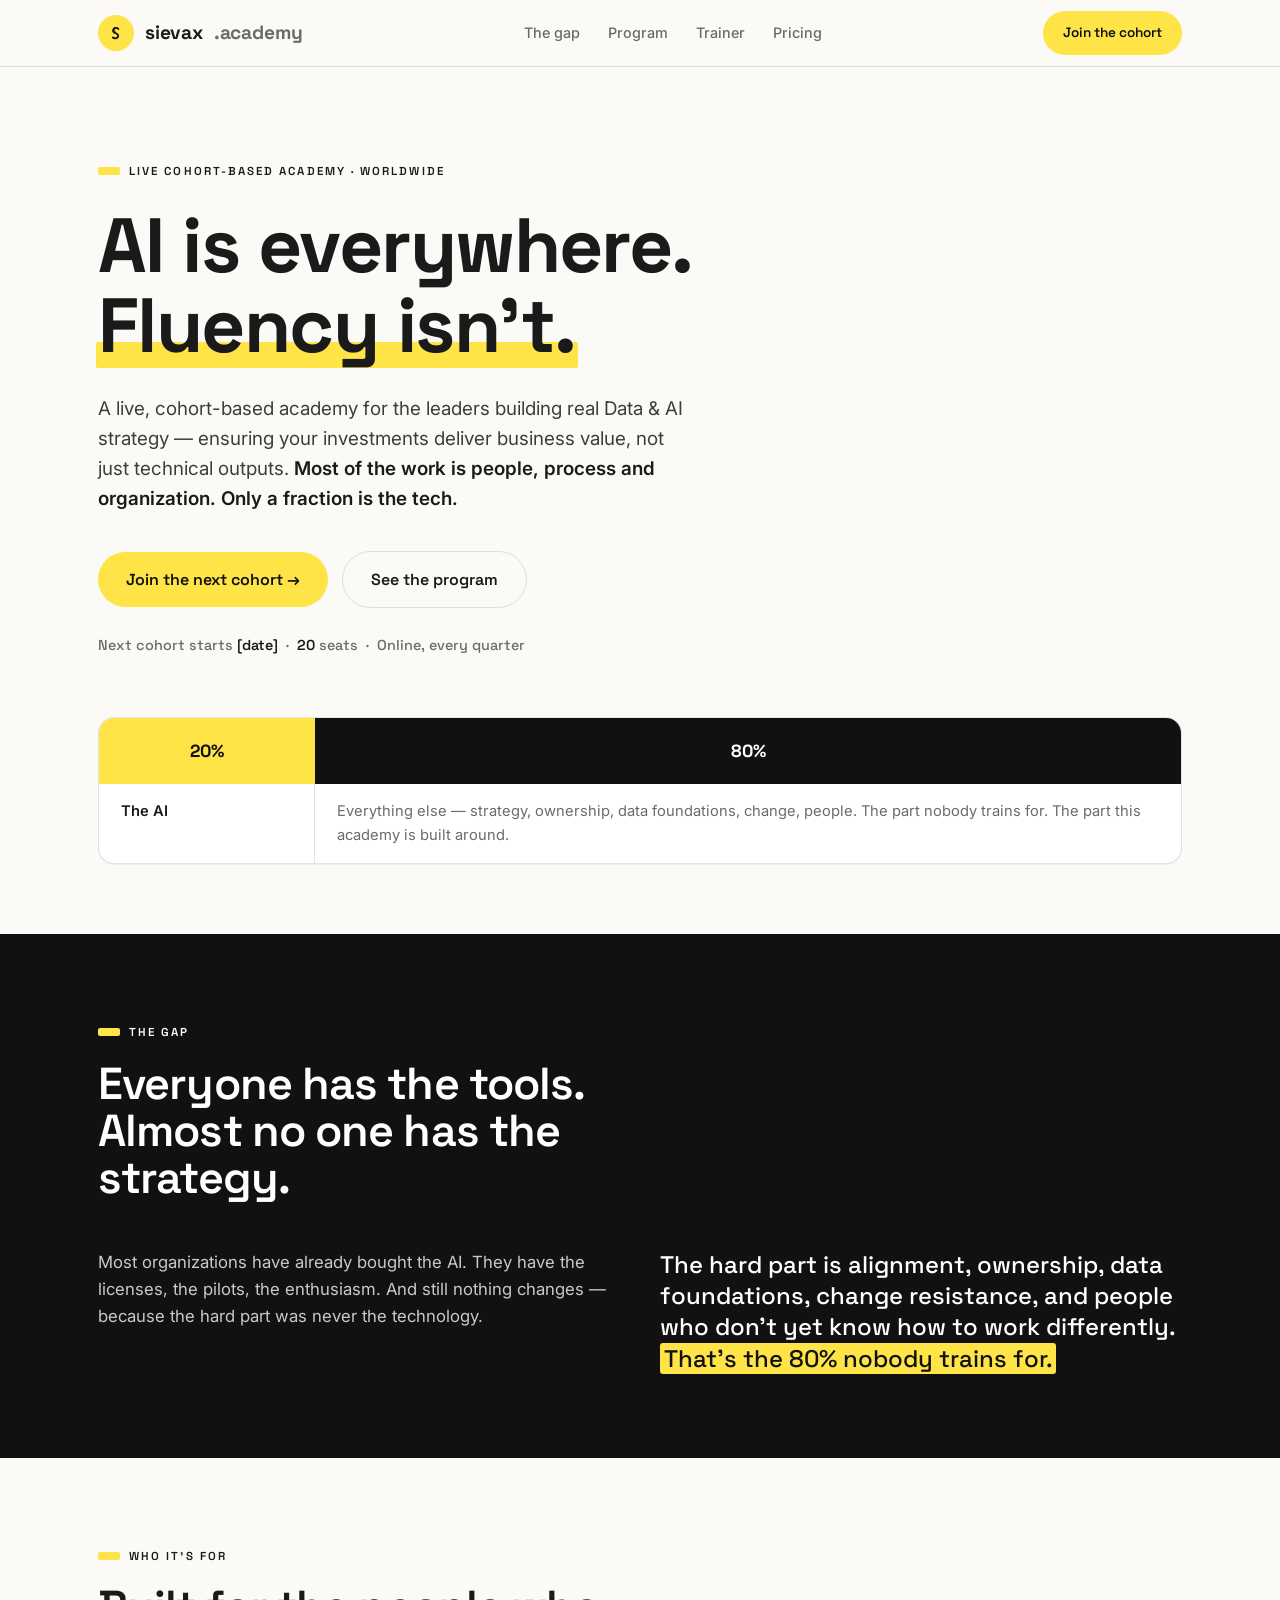
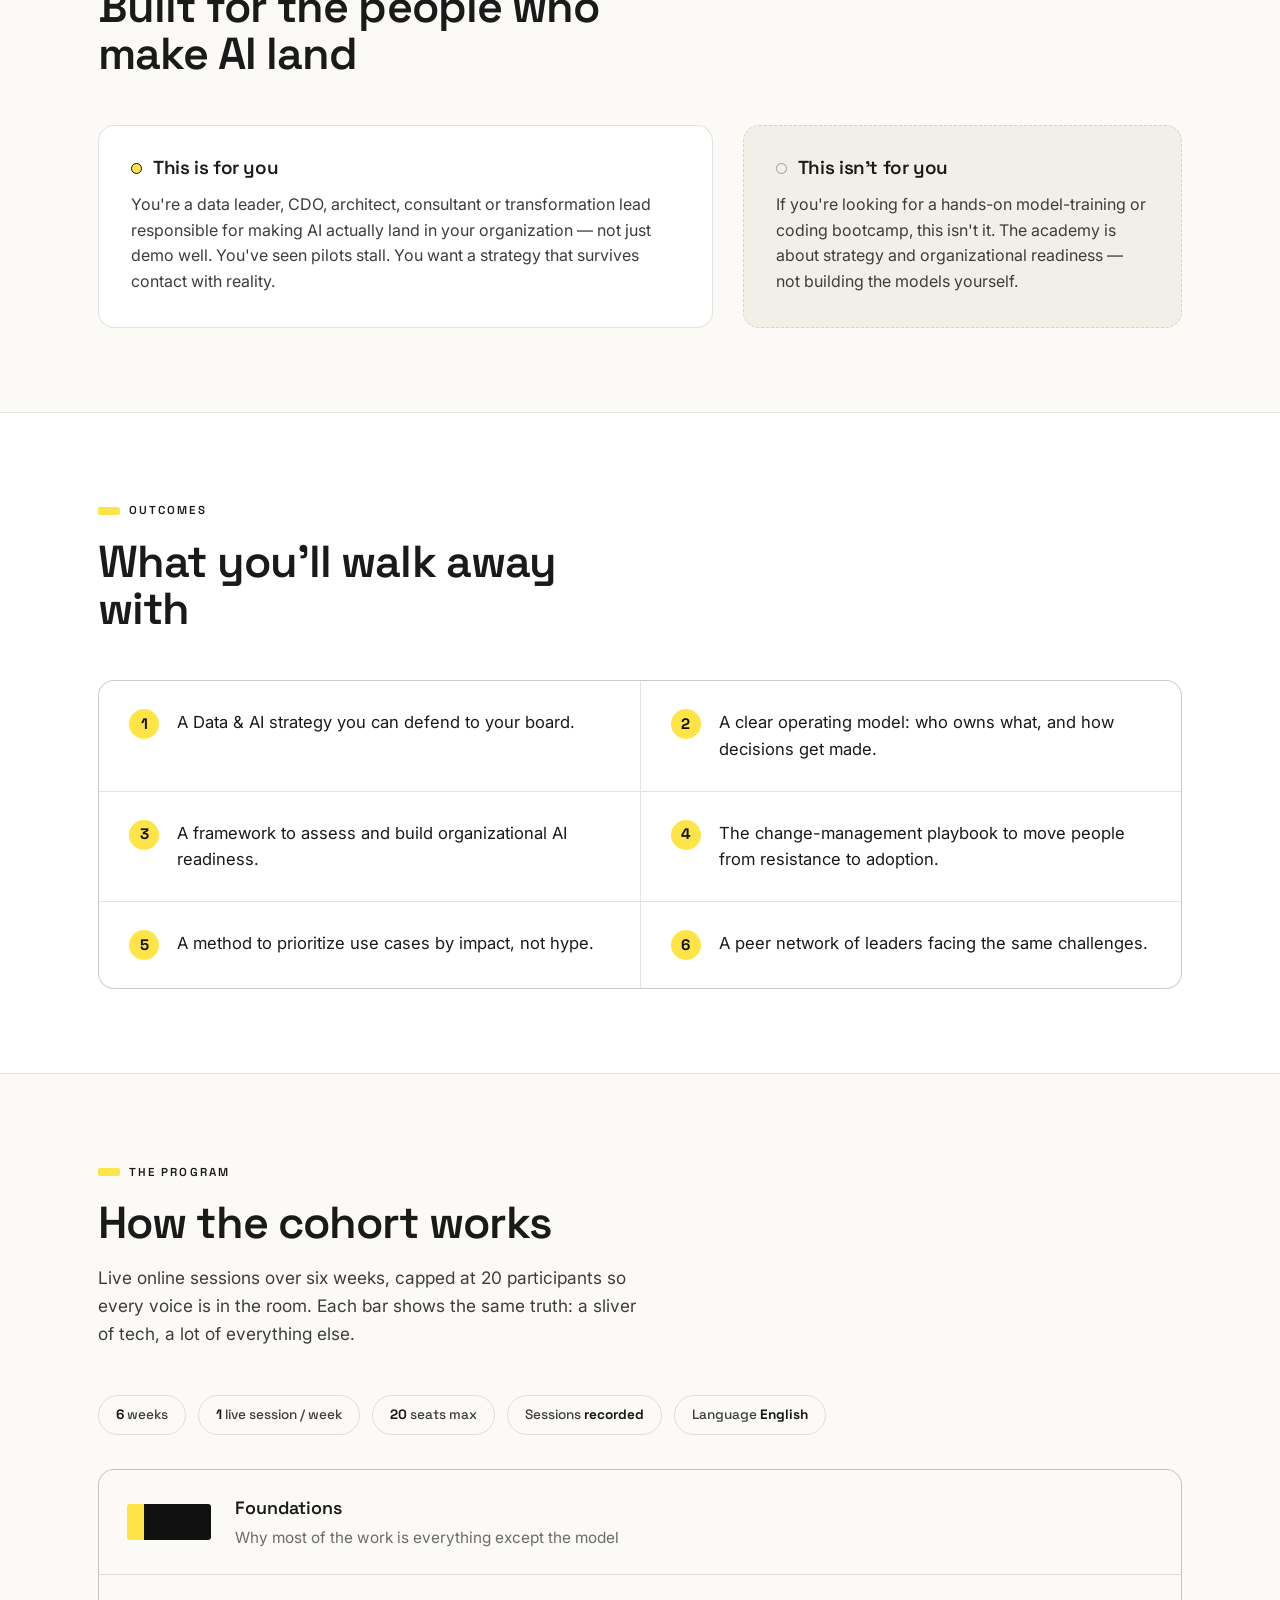
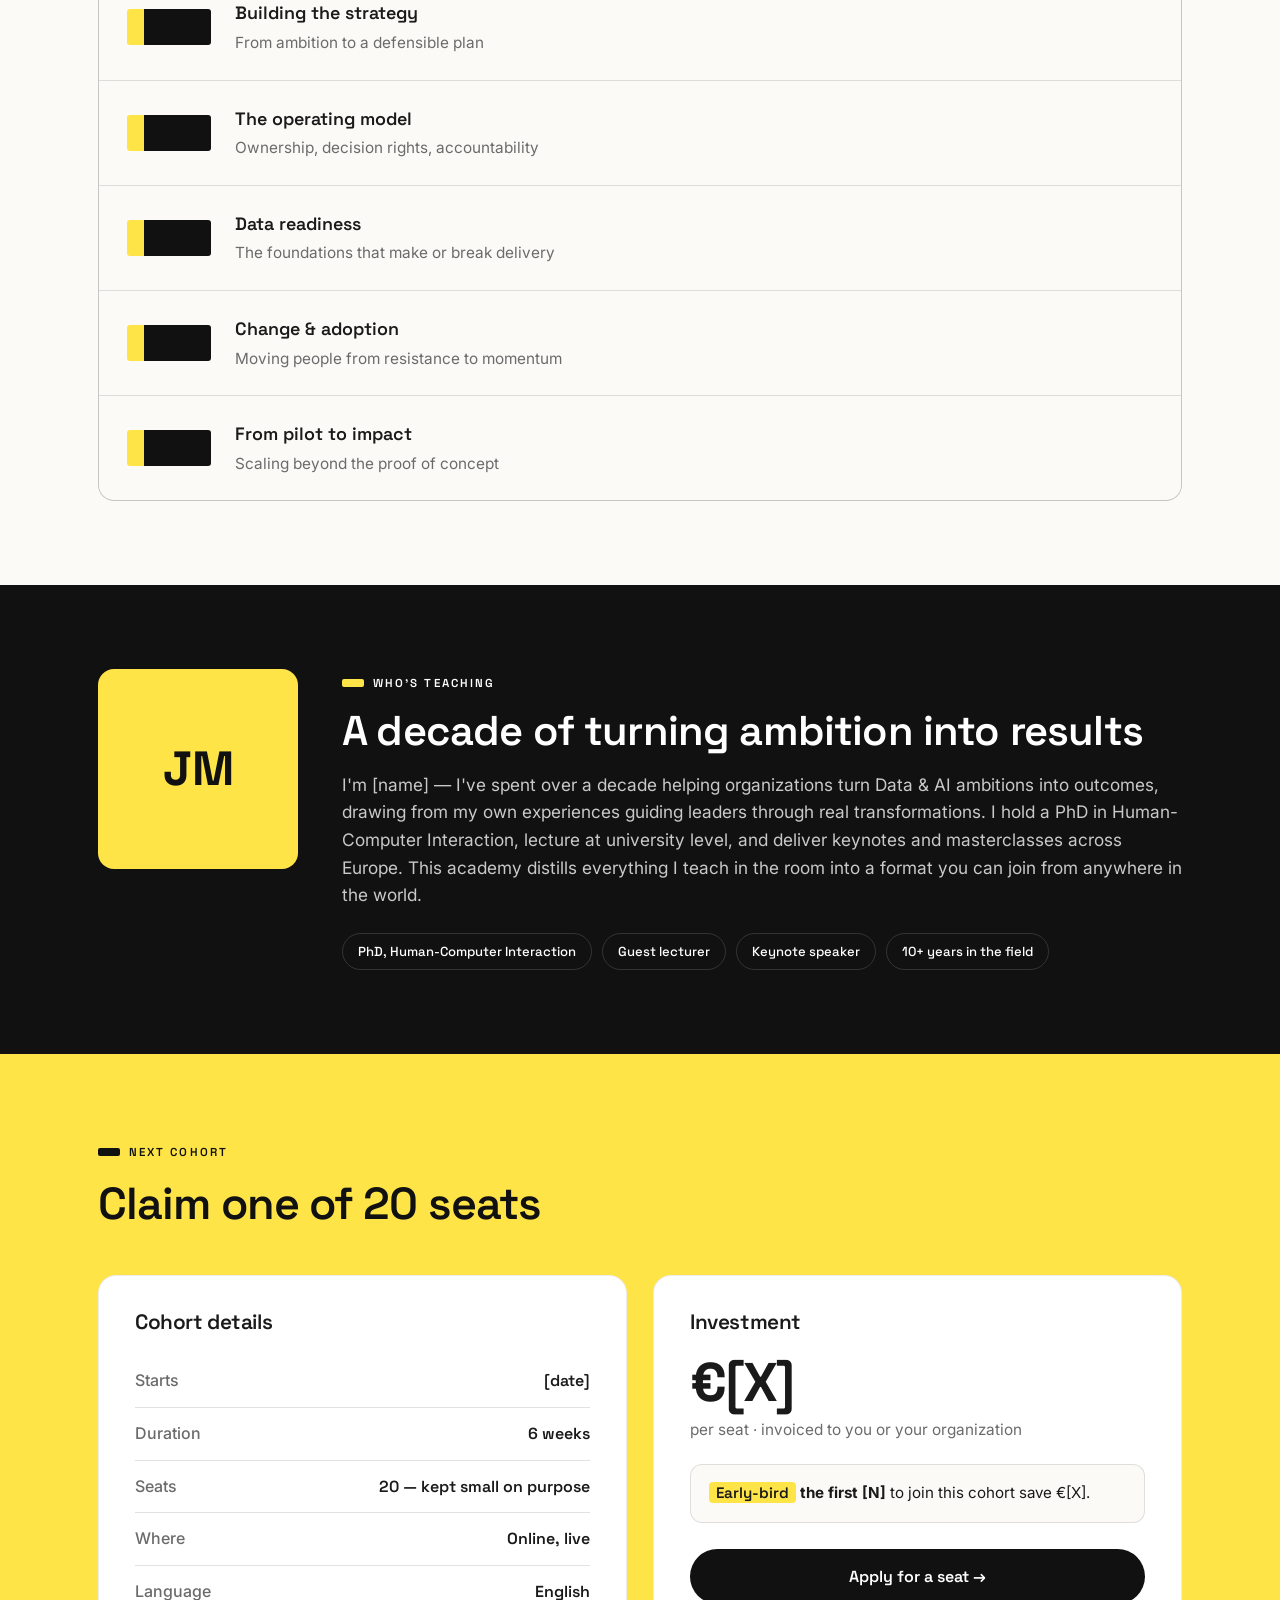
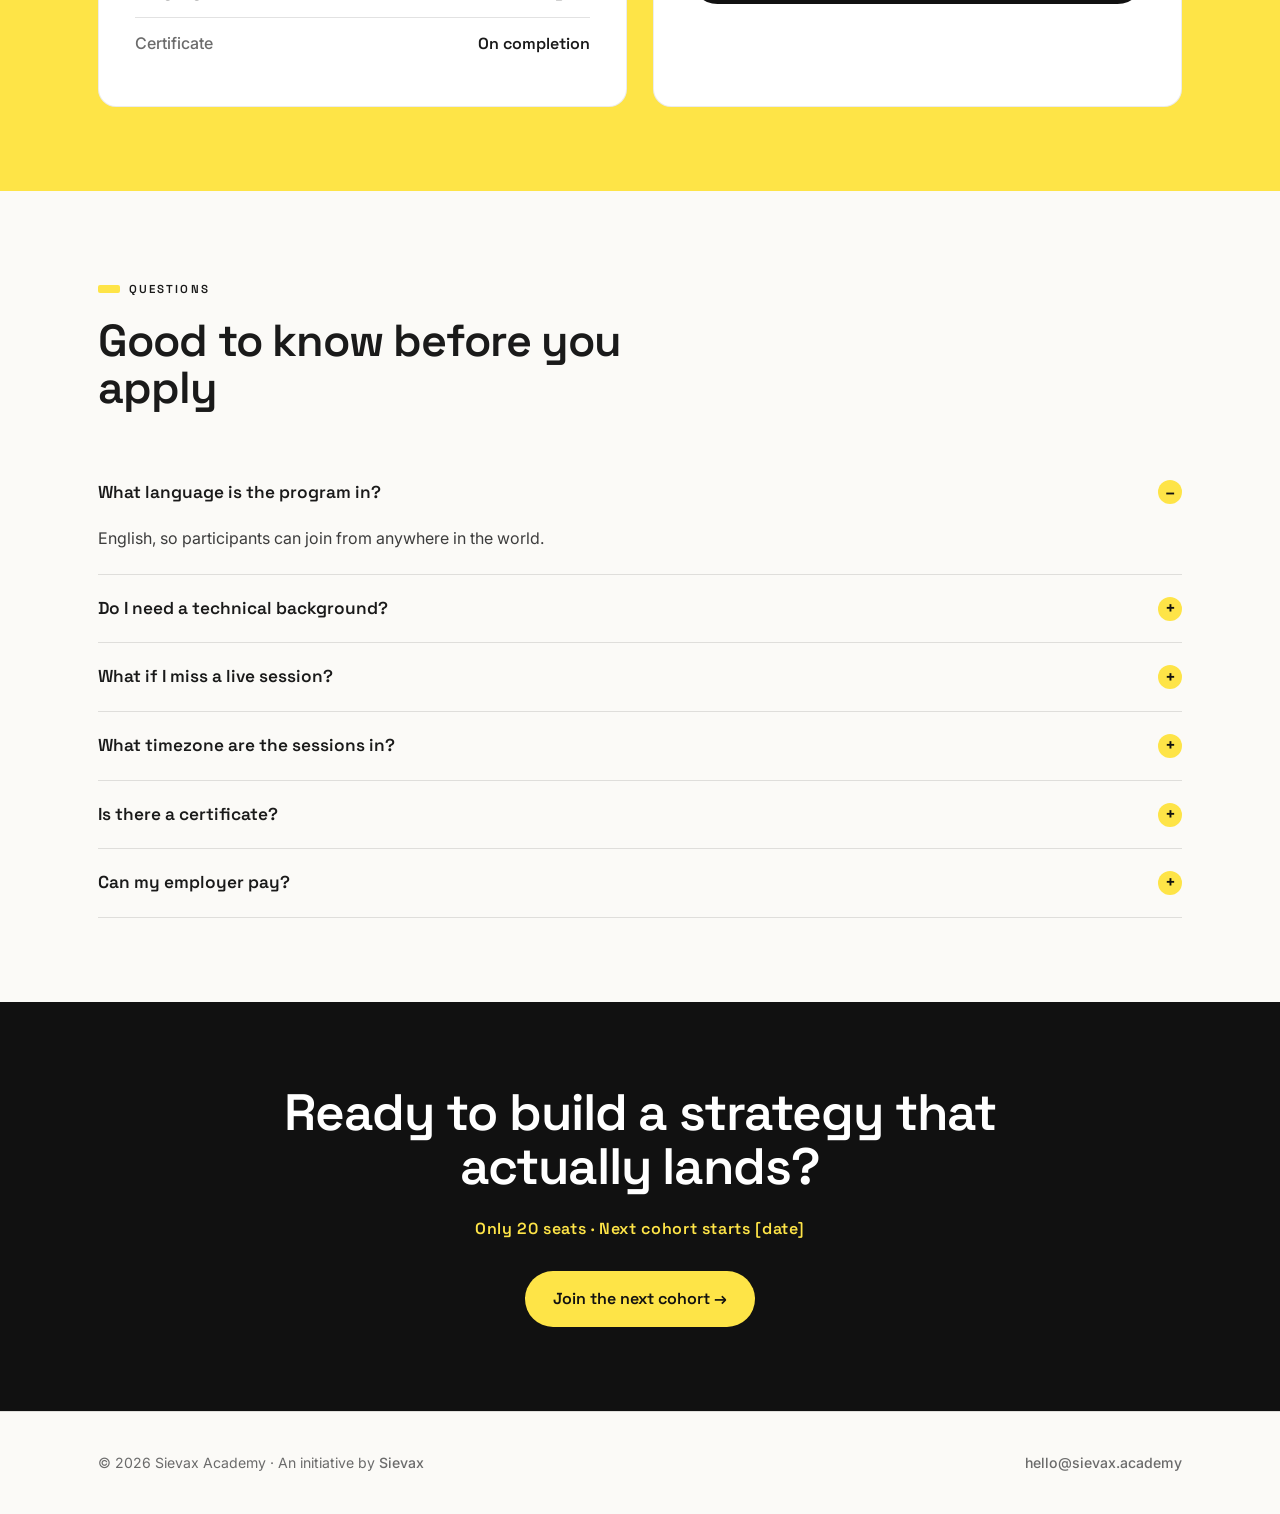
<file: docs/reference-example.html>
<!DOCTYPE html>
<html lang="en">
<head>
<meta charset="UTF-8">
<meta name="viewport" content="width=device-width, initial-scale=1.0">
<title>Sievax Academy — Data &amp; AI Strategy</title>
<link rel="preconnect" href="https://fonts.googleapis.com">
<link rel="preconnect" href="https://fonts.gstatic.com" crossorigin>
<link href="https://fonts.googleapis.com/css2?family=Space+Grotesk:wght@400;500;600;700&family=Inter:wght@400;500;600&display=swap" rel="stylesheet">
<style>
  :root{
    --yellow:#FEE447;
    --yellow-deep:#F5D000;
    --black:#111111;
    --ink:#1A1A1A;
    --ink-soft:#3D3D3D;
    --white:#FFFFFF;
    --paper:#FBFAF7;
    --paper-dim:#F1EFE8;
    --grey:#6B6B6B;
    --grey-light:#9A9A9A;
    --line:rgba(17,17,17,.12);
    --line-dark:rgba(255,255,255,.14);
    --display:'Space Grotesk',sans-serif;
    --body:'Inter',sans-serif;
    --maxw:1140px;
  }
  *{margin:0;padding:0;box-sizing:border-box}
  html{scroll-behavior:smooth}
  body{font-family:var(--body);background:var(--paper);color:var(--ink);line-height:1.6;-webkit-font-smoothing:antialiased}
  .wrap{max-width:var(--maxw);margin:0 auto;padding:0 28px}
  a{color:inherit}
  h1,h2,h3{font-family:var(--display);font-weight:600;line-height:1.05;letter-spacing:-.02em}
  .eyebrow{font-family:var(--display);font-size:.72rem;font-weight:600;letter-spacing:.18em;text-transform:uppercase;color:var(--ink);display:inline-flex;align-items:center;gap:9px}
  .eyebrow::before{content:"";width:22px;height:8px;border-radius:2px;background:var(--yellow);display:inline-block}
  .disc{width:36px;height:36px;border-radius:50%;background:var(--yellow);display:inline-flex;align-items:center;justify-content:center;flex:0 0 auto}
  .disc svg{width:20px;height:20px}
  .ratio{display:flex;width:100%;height:100%;border-radius:3px;overflow:hidden}
  .ratio .r20{background:var(--yellow);flex:0 0 20%}
  .ratio .r80{background:var(--black);flex:0 0 80%}
  nav{position:sticky;top:0;z-index:50;background:rgba(251,250,247,.88);backdrop-filter:blur(10px);border-bottom:1px solid var(--line)}
  .nav-inner{display:flex;align-items:center;justify-content:space-between;height:66px}
  .brand{font-family:var(--display);font-weight:700;font-size:1.2rem;letter-spacing:-.01em;display:flex;align-items:center;gap:11px}
  .nav-cta{font-family:var(--display);font-weight:600;font-size:.85rem;background:var(--yellow);color:var(--black);padding:11px 20px;border-radius:999px;text-decoration:none;transition:background .2s,transform .15s}
  .nav-cta:hover{background:var(--yellow-deep);transform:translateY(-1px)}
  .nav-links{display:flex;gap:28px;font-size:.9rem;font-weight:500}
  .nav-links a{text-decoration:none;color:var(--grey);transition:color .2s}
  .nav-links a:hover{color:var(--ink)}
  .hero{padding:90px 0 70px}
  .hero h1{font-size:clamp(2.7rem,6.8vw,4.8rem);font-weight:700}
  .hero h1 .hl{position:relative;white-space:nowrap}
  .hero h1 .hl::after{content:"";position:absolute;left:-2px;right:-2px;bottom:.08em;height:.34em;background:var(--yellow);z-index:-1;border-radius:2px}
  .hero .sub{font-size:1.18rem;color:var(--ink-soft);max-width:31em;margin-top:28px}
  .hero .sub b{color:var(--ink);font-weight:600}
  .hero-actions{display:flex;flex-wrap:wrap;gap:14px;align-items:center;margin-top:36px}
  .btn{font-family:var(--display);font-weight:600;font-size:1rem;text-decoration:none;display:inline-flex;align-items:center;gap:10px;padding:15px 28px;border-radius:999px;transition:transform .15s,background .2s,border-color .2s}
  .btn-primary{background:var(--yellow);color:var(--black)}
  .btn-primary:hover{background:var(--yellow-deep);transform:translateY(-2px)}
  .btn-dark{background:var(--black);color:var(--white)}
  .btn-dark:hover{background:#000;transform:translateY(-2px)}
  .btn-ghost{border:1.5px solid var(--line);color:var(--ink)}
  .btn-ghost:hover{border-color:var(--ink)}
  .hero-meta{font-family:var(--display);font-size:.9rem;color:var(--grey);font-weight:500;margin-top:26px}
  .hero-meta b{color:var(--ink);font-weight:600}
  .thesis{margin-top:60px;border:1px solid var(--line);border-radius:16px;background:var(--white);overflow:hidden;box-shadow:0 1px 0 rgba(17,17,17,.04)}
  .thesis-bar{height:66px;display:flex}
  .thesis-bar .t20{background:var(--yellow);flex:0 0 20%;display:flex;align-items:center;justify-content:center;color:var(--black);font-family:var(--display);font-weight:700;font-size:1.1rem}
  .thesis-bar .t80{background:var(--black);flex:0 0 80%;display:flex;align-items:center;justify-content:center;color:var(--white);font-family:var(--display);font-weight:700;font-size:1.1rem}
  .thesis-legend{display:flex;font-size:.92rem;color:var(--grey)}
  .thesis-legend>div{padding:16px 22px}
  .thesis-legend .l20{flex:0 0 20%;border-right:1px solid var(--line);color:var(--ink);font-weight:600;min-width:max-content}
  .thesis-legend .l80{flex:1}
  section{padding:84px 0}
  .sec-head{max-width:34em;margin-bottom:48px}
  .sec-head h2{font-size:clamp(1.9rem,4vw,2.8rem);margin-top:16px}
  .sec-head p{color:var(--ink-soft);font-size:1.08rem;margin-top:18px}
  .problem{background:var(--black);color:var(--white)}
  .problem .eyebrow{color:var(--white)}
  .problem h2{color:var(--white)}
  .problem .cols{display:grid;grid-template-columns:1fr 1fr;gap:40px;margin-top:8px}
  .problem p{color:#C9C9C9;font-size:1.05rem}
  .problem .big{font-family:var(--display);font-size:1.5rem;font-weight:500;color:var(--white);line-height:1.3}
  .problem .big .accent{background:var(--yellow);color:var(--black);padding:0 .15em;border-radius:3px;box-decoration-break:clone;-webkit-box-decoration-break:clone}
  .aud-grid{display:grid;grid-template-columns:1.4fr 1fr;gap:30px;align-items:start}
  .aud-card{border:1px solid var(--line);border-radius:16px;padding:32px;background:var(--white)}
  .aud-card.no{background:var(--paper-dim);border-style:dashed}
  .aud-card h3{font-size:1.18rem;margin-bottom:14px;display:flex;align-items:center;gap:11px}
  .aud-card .dot{width:11px;height:11px;border-radius:50%;background:var(--yellow);border:1.5px solid var(--black)}
  .aud-card.no .dot{background:transparent;border-color:var(--grey-light)}
  .aud-card p{color:var(--ink-soft)}
  .outcomes{background:var(--white);border-top:1px solid var(--line);border-bottom:1px solid var(--line)}
  .out-list{display:grid;grid-template-columns:1fr 1fr;gap:1px;background:var(--line);border:1px solid var(--line);border-radius:16px;overflow:hidden}
  .out-item{background:var(--white);padding:28px 30px;display:flex;gap:18px;align-items:flex-start}
  .out-item .num{font-family:var(--display);font-weight:700;font-size:.95rem;flex:0 0 auto;width:30px;height:30px;border-radius:50%;background:var(--yellow);color:var(--black);display:flex;align-items:center;justify-content:center}
  .out-item p{font-size:1.04rem;color:var(--ink)}
  .fmt{display:flex;flex-wrap:wrap;gap:12px;margin-bottom:34px}
  .fmt .pill{font-family:var(--display);font-size:.85rem;font-weight:500;border:1.5px solid var(--line);border-radius:999px;padding:8px 17px;color:var(--ink-soft)}
  .fmt .pill b{color:var(--ink)}
  .modules{display:grid;gap:1px;background:var(--line);border:1px solid var(--line);border-radius:16px;overflow:hidden}
  .mod{background:var(--paper);display:grid;grid-template-columns:84px 1fr;gap:24px;padding:24px 28px;align-items:center;transition:background .2s}
  .mod:hover{background:var(--white)}
  .mod .mbar{height:36px}
  .mod .mtitle{font-family:var(--display);font-weight:600;font-size:1.12rem}
  .mod .mtitle span{display:block;font-family:var(--body);font-weight:400;font-size:.96rem;color:var(--grey);margin-top:3px}
  .trainer{background:var(--black);color:var(--white)}
  .trainer .eyebrow{color:var(--white)}
  .tr-grid{display:grid;grid-template-columns:200px 1fr;gap:44px;align-items:start}
  .tr-photo{aspect-ratio:1;border-radius:16px;background:var(--yellow);display:flex;align-items:center;justify-content:center;font-family:var(--display);font-weight:700;font-size:3rem;color:var(--black)}
  .trainer h2{color:var(--white);font-size:clamp(1.8rem,4vw,2.6rem)}
  .trainer p{color:#C9C9C9;font-size:1.08rem;margin-top:18px}
  .tr-proof{display:flex;flex-wrap:wrap;gap:10px;margin-top:24px}
  .tr-proof span{font-family:var(--display);font-size:.82rem;font-weight:500;border:1px solid var(--line-dark);border-radius:999px;padding:7px 15px;color:var(--white)}
  .enroll{background:var(--yellow)}
  .enroll .eyebrow{color:var(--black)}
  .enroll .eyebrow::before{background:var(--black)}
  .enroll h2{color:var(--black)}
  .enroll-grid{display:grid;grid-template-columns:1fr 1fr;gap:26px;align-items:stretch}
  .panel{background:var(--white);color:var(--ink);border-radius:18px;padding:36px;border:1px solid rgba(17,17,17,.08)}
  .panel h3{font-size:1.3rem;margin-bottom:22px}
  .facts{list-style:none}
  .facts li{display:flex;justify-content:space-between;gap:16px;padding:13px 0;border-bottom:1px solid var(--line);font-size:1rem}
  .facts li:last-child{border-bottom:none}
  .facts .k{color:var(--grey);font-weight:500}
  .facts .v{font-family:var(--display);font-weight:600;text-align:right}
  .price-big{font-family:var(--display);font-weight:700;font-size:3.4rem;line-height:1;letter-spacing:-.03em}
  .price-sub{color:var(--grey);font-size:.96rem;margin-top:8px}
  .early{margin-top:22px;background:var(--paper);border:1px solid var(--line);border-radius:12px;padding:16px 18px;font-size:.95rem}
  .early b{color:var(--ink)}
  .early .tag{background:var(--yellow);padding:1px 7px;border-radius:4px;font-family:var(--display);font-weight:600}
  .panel .btn{margin-top:26px;width:100%;justify-content:center}
  details{border-bottom:1px solid var(--line)}
  details summary{font-family:var(--display);font-weight:600;font-size:1.08rem;cursor:pointer;list-style:none;padding:20px 0;display:flex;justify-content:space-between;align-items:center;gap:20px}
  details summary::-webkit-details-marker{display:none}
  details summary::after{content:"+";width:24px;height:24px;flex:0 0 auto;border-radius:50%;background:var(--yellow);color:var(--black);display:flex;align-items:center;justify-content:center;font-size:1.1rem;line-height:1}
  details[open] summary::after{content:"–"}
  details p{color:var(--ink-soft);padding:0 0 22px;max-width:48em}
  .final{background:var(--black);color:var(--white);text-align:center}
  .final h2{color:var(--white);font-size:clamp(2rem,5vw,3.2rem);max-width:16em;margin:0 auto}
  .final h2 .hl{position:relative;white-space:nowrap}
  .final h2 .hl::after{content:"";position:absolute;left:-2px;right:-2px;bottom:.08em;height:.34em;background:var(--yellow);z-index:-1;border-radius:2px}
  .final .seats{font-family:var(--display);color:var(--yellow);font-weight:600;letter-spacing:.04em;margin:22px 0 30px}
  footer{padding:40px 0;border-top:1px solid var(--line);font-size:.88rem;color:var(--grey)}
  .foot-inner{display:flex;justify-content:space-between;flex-wrap:wrap;gap:14px;align-items:center}
  footer a{text-decoration:none;color:var(--grey);font-weight:500}
  footer a:hover{color:var(--ink)}
  @media(max-width:820px){
    .nav-links{display:none}
    .problem .cols,.aud-grid,.out-list,.tr-grid,.enroll-grid{grid-template-columns:1fr}
    .tr-photo{width:140px}
    section{padding:60px 0}
    .hero{padding:54px 0 46px}
    .thesis-legend{flex-direction:column}
    .thesis-legend .l20{flex:none;border-right:none;border-bottom:1px solid var(--line)}
  }
</style>
</head>
<body>
<nav>
  <div class="wrap nav-inner">
    <div class="brand">
      <span class="disc">
        <svg viewBox="0 0 100 100" fill="none" xmlns="http://www.w3.org/2000/svg">
          <path d="M62 30c-6-7-18-7-24 0-5 6-3 14 4 18l12 6c7 4 9 12 4 18-6 7-18 7-24 0" stroke="#111" stroke-width="9" stroke-linecap="round"/>
          <path d="M44 24c-5 5-5 13 0 18" stroke="#111" stroke-width="9" stroke-linecap="round" opacity=".55"/>
        </svg>
      </span>
      sievax<span style="color:var(--grey)">.academy</span>
    </div>
    <div class="nav-links">
      <a href="#problem">The gap</a>
      <a href="#program">Program</a>
      <a href="#trainer">Trainer</a>
      <a href="#enroll">Pricing</a>
    </div>
    <a class="nav-cta" href="#enroll">Join the cohort</a>
  </div>
</nav>
<header class="hero">
  <div class="wrap">
    <span class="eyebrow">Live cohort-based academy · worldwide</span>
    <h1 style="margin-top:22px">AI is everywhere.<br><span class="hl">Fluency isn't.</span></h1>
    <p class="sub">A live, cohort-based academy for the leaders building real Data &amp; AI strategy — ensuring your investments deliver business value, not just technical outputs. <b>Most of the work is people, process and organization. Only a fraction is the tech.</b></p>
    <div class="hero-actions">
      <a class="btn btn-primary" href="#enroll">Join the next cohort →</a>
      <a class="btn btn-ghost" href="#program">See the program</a>
    </div>
    <p class="hero-meta">Next cohort starts <b>[date]</b> &nbsp;·&nbsp; <b>20</b> seats &nbsp;·&nbsp; Online, every quarter</p>
    <div class="thesis">
      <div class="thesis-bar">
        <div class="t20">20%</div>
        <div class="t80">80%</div>
      </div>
      <div class="thesis-legend">
        <div class="l20">The AI</div>
        <div class="l80">Everything else — strategy, ownership, data foundations, change, people. The part nobody trains for. The part this academy is built around.</div>
      </div>
    </div>
  </div>
</header>
<section class="problem" id="problem">
  <div class="wrap">
    <div class="sec-head">
      <span class="eyebrow">The gap</span>
      <h2>Everyone has the tools.<br>Almost no one has the strategy.</h2>
    </div>
    <div class="cols">
      <p>Most organizations have already bought the AI. They have the licenses, the pilots, the enthusiasm. And still nothing changes — because the hard part was never the technology.</p>
      <p class="big">The hard part is alignment, ownership, data foundations, change resistance, and people who don't yet know how to work differently. <span class="accent">That's the 80% nobody trains for.</span></p>
    </div>
  </div>
</section>
<section id="audience">
  <div class="wrap">
    <div class="sec-head">
      <span class="eyebrow">Who it's for</span>
      <h2>Built for the people who make AI land</h2>
    </div>
    <div class="aud-grid">
      <div class="aud-card">
        <h3><span class="dot"></span>This is for you</h3>
        <p>You're a data leader, CDO, architect, consultant or transformation lead responsible for making AI actually land in your organization — not just demo well. You've seen pilots stall. You want a strategy that survives contact with reality.</p>
      </div>
      <div class="aud-card no">
        <h3><span class="dot"></span>This isn't for you</h3>
        <p>If you're looking for a hands-on model-training or coding bootcamp, this isn't it. The academy is about strategy and organizational readiness — not building the models yourself.</p>
      </div>
    </div>
  </div>
</section>
<section class="outcomes" id="outcomes">
  <div class="wrap">
    <div class="sec-head">
      <span class="eyebrow">Outcomes</span>
      <h2>What you'll walk away with</h2>
    </div>
    <div class="out-list">
      <div class="out-item"><span class="num">1</span><p>A Data &amp; AI strategy you can defend to your board.</p></div>
      <div class="out-item"><span class="num">2</span><p>A clear operating model: who owns what, and how decisions get made.</p></div>
      <div class="out-item"><span class="num">3</span><p>A framework to assess and build organizational AI readiness.</p></div>
      <div class="out-item"><span class="num">4</span><p>The change-management playbook to move people from resistance to adoption.</p></div>
      <div class="out-item"><span class="num">5</span><p>A method to prioritize use cases by impact, not hype.</p></div>
      <div class="out-item"><span class="num">6</span><p>A peer network of leaders facing the same challenges.</p></div>
    </div>
  </div>
</section>
<section id="program">
  <div class="wrap">
    <div class="sec-head">
      <span class="eyebrow">The program</span>
      <h2>How the cohort works</h2>
      <p>Live online sessions over six weeks, capped at 20 participants so every voice is in the room. Each bar shows the same truth: a sliver of tech, a lot of everything else.</p>
    </div>
    <div class="fmt">
      <span class="pill"><b>6</b> weeks</span>
      <span class="pill"><b>1</b> live session / week</span>
      <span class="pill"><b>20</b> seats max</span>
      <span class="pill">Sessions <b>recorded</b></span>
      <span class="pill">Language <b>English</b></span>
    </div>
    <div class="modules">
      <div class="mod"><div class="mbar"><span class="ratio"><span class="r20"></span><span class="r80"></span></span></div><div class="mtitle">Foundations<span>Why most of the work is everything except the model</span></div></div>
      <div class="mod"><div class="mbar"><span class="ratio"><span class="r20"></span><span class="r80"></span></span></div><div class="mtitle">Building the strategy<span>From ambition to a defensible plan</span></div></div>
      <div class="mod"><div class="mbar"><span class="ratio"><span class="r20"></span><span class="r80"></span></span></div><div class="mtitle">The operating model<span>Ownership, decision rights, accountability</span></div></div>
      <div class="mod"><div class="mbar"><span class="ratio"><span class="r20"></span><span class="r80"></span></span></div><div class="mtitle">Data readiness<span>The foundations that make or break delivery</span></div></div>
      <div class="mod"><div class="mbar"><span class="ratio"><span class="r20"></span><span class="r80"></span></span></div><div class="mtitle">Change &amp; adoption<span>Moving people from resistance to momentum</span></div></div>
      <div class="mod"><div class="mbar"><span class="ratio"><span class="r20"></span><span class="r80"></span></span></div><div class="mtitle">From pilot to impact<span>Scaling beyond the proof of concept</span></div></div>
    </div>
  </div>
</section>
<section class="trainer" id="trainer">
  <div class="wrap">
    <div class="tr-grid">
      <div class="tr-photo">JM</div>
      <div>
        <span class="eyebrow">Who's teaching</span>
        <h2 style="margin-top:14px">A decade of turning ambition into results</h2>
        <p>I'm [name] — I've spent over a decade helping organizations turn Data &amp; AI ambitions into outcomes, drawing from my own experiences guiding leaders through real transformations. I hold a PhD in Human-Computer Interaction, lecture at university level, and deliver keynotes and masterclasses across Europe. This academy distills everything I teach in the room into a format you can join from anywhere in the world.</p>
        <div class="tr-proof">
          <span>PhD, Human-Computer Interaction</span>
          <span>Guest lecturer</span>
          <span>Keynote speaker</span>
          <span>10+ years in the field</span>
        </div>
      </div>
    </div>
  </div>
</section>
<section class="enroll" id="enroll">
  <div class="wrap">
    <div class="sec-head" style="max-width:none">
      <span class="eyebrow">Next cohort</span>
      <h2>Claim one of 20 seats</h2>
    </div>
    <div class="enroll-grid">
      <div class="panel">
        <h3>Cohort details</h3>
        <ul class="facts">
          <li><span class="k">Starts</span><span class="v">[date]</span></li>
          <li><span class="k">Duration</span><span class="v">6 weeks</span></li>
          <li><span class="k">Seats</span><span class="v">20 — kept small on purpose</span></li>
          <li><span class="k">Where</span><span class="v">Online, live</span></li>
          <li><span class="k">Language</span><span class="v">English</span></li>
          <li><span class="k">Certificate</span><span class="v">On completion</span></li>
        </ul>
      </div>
      <div class="panel">
        <h3>Investment</h3>
        <div class="price-big">€[X]</div>
        <div class="price-sub">per seat · invoiced to you or your organization</div>
        <div class="early"><span class="tag">Early-bird</span> <b>the first [N]</b> to join this cohort save €[X].</div>
        <a class="btn btn-dark" href="#apply">Apply for a seat →</a>
      </div>
    </div>
  </div>
</section>
<section id="faq">
  <div class="wrap">
    <div class="sec-head">
      <span class="eyebrow">Questions</span>
      <h2>Good to know before you apply</h2>
    </div>
    <div>
      <details open><summary>What language is the program in?</summary><p>English, so participants can join from anywhere in the world.</p></details>
      <details><summary>Do I need a technical background?</summary><p>No. This is a strategy and leadership program, not a coding course. You'll work on the organizational side of Data &amp; AI.</p></details>
      <details><summary>What if I miss a live session?</summary><p>Every live session is recorded, so you can catch up without losing your place in the cohort.</p></details>
      <details><summary>What timezone are the sessions in?</summary><p>[timezone] — chosen to stay workable across [regions]. Recordings cover the rest.</p></details>
      <details><summary>Is there a certificate?</summary><p>Yes — you receive a certificate of completion at the end of the cohort.</p></details>
      <details><summary>Can my employer pay?</summary><p>Yes. We invoice organizations directly, and many participants expense the program.</p></details>
    </div>
  </div>
</section>
<section class="final" id="apply">
  <div class="wrap">
    <h2>Ready to build a strategy that <span class="hl">actually lands?</span></h2>
    <p class="seats">Only 20 seats · Next cohort starts [date]</p>
    <a class="btn btn-primary" href="#">Join the next cohort →</a>
  </div>
</section>
<footer>
  <div class="wrap foot-inner">
    <div>© 2026 Sievax Academy · An initiative by <a href="https://sievax.be">Sievax</a></div>
    <div><a href="mailto:hello@sievax.academy">hello@sievax.academy</a></div>
  </div>
</footer>
</body>
</html>
</file>
<file: css/flat.css>
/* ============================================================================
   SIEVAX ACADEMY · Stylesheet
   ----------------------------------------------------------------------------
   Production stylesheet. Black/yellow dominant — deliberately the inverse of
   the light sievax.be, so the academy reads as its own thing.

   THE IDEA — "the strategist's blackboard"
   The brand language is Jan's whiteboard: yellow highlighter, black marker.
   Inverted, that becomes a blackboard: the board is near-black, YELLOW is the
   marker (highlighter, arrows, discs, key surfaces), and WHITE is reserved
   almost entirely for the hand-drawn sketches, which stay on paper. Little
   white by design — white is what's pinned to the board, not the board.

   COLOR ROLES (why there are two "dark" tokens and two "light" ones)
     --board      page background, near-black
     --surface    raised panels — lifts off the board without a shadow
     --fg         primary text on board/surface
     --on-yellow  text on yellow surfaces — stays black, never flips
     --paper      true white. Sketch frames and form inputs ONLY.

   Paired page    : index.html
   Shared scripts : js/main.js  (mobile nav toggle + lead-form submit + video)

   CONTENTS  (search the label to jump)
     Design tokens · Reset & base · Layout · Accessibility · Text helpers ·
     Buttons · Section heads · NAV · HERO · GAP · AUDIENCE · OUTCOMES ·
     PROGRAM · TRAINER · VIDEO · TESTIMONIALS · CONVERSION · FAQ · FINAL ·
     FOOTER · Mobile sticky CTA · RESPONSIVE
   ============================================================================ */

:root {
  /* brand — locked by the Sievax brand guide */
  --yellow: #fee447;
  --yd: #ffef8a; /* yellow hover: brightens on dark (was darkened on light) */

  /* surfaces */
  --board: #0b0b0b; /* the blackboard */
  --surface: #171716; /* raised panel, lifts without a shadow */
  --surface-2: #1f1f1d; /* second lift — inputs on dark, hover states */
  --paper: #ffffff; /* sketches + form fields ONLY */

  /* text */
  --fg: #f7f6f2; /* chalk */
  --muted: rgba(247, 246, 242, 0.7); /* secondary text — 11:1 on --board */
  --faint: rgba(247, 246, 242, 0.55); /* labels only, never body copy */
  --on-yellow: #0b0b0b; /* text on yellow — never flips */

  --line: rgba(247, 246, 242, 0.16);
  --line-strong: rgba(247, 246, 242, 0.32);

  --disp: "Poppins", sans-serif; /* mirrors sievax.be */
  --body: "Poppins", sans-serif;

  /* no shadow tokens: depth comes from surface lift + hairlines, never shadow */
  --radius: 22px;

  /* connector arrows (roadmap) — yellow, i.e. drawn in marker on the board */
  --arrR: url("data:image/svg+xml,%3Csvg%20xmlns='http://www.w3.org/2000/svg'%20viewBox='0%200%2052%2024'%3E%3Cpath%20d='M2,12%20L44,12%20M37,6%20L46,12%20L37,18'%20stroke='%23FEE447'%20stroke-width='2'%20fill='none'%20stroke-linecap='round'%20stroke-linejoin='round'/%3E%3C/svg%3E");
  --arrL: url("data:image/svg+xml,%3Csvg%20xmlns='http://www.w3.org/2000/svg'%20viewBox='0%200%2052%2024'%3E%3Cpath%20d='M50,12%20L8,12%20M15,6%20L6,12%20L15,18'%20stroke='%23FEE447'%20stroke-width='2'%20fill='none'%20stroke-linecap='round'%20stroke-linejoin='round'/%3E%3C/svg%3E");
  --arrD: url("data:image/svg+xml,%3Csvg%20xmlns='http://www.w3.org/2000/svg'%20viewBox='0%200%2024%2052'%3E%3Cpath%20d='M12,2%20L12,44%20M6,37%20L12,46%20L18,37'%20stroke='%23FEE447'%20stroke-width='2'%20fill='none'%20stroke-linecap='round'%20stroke-linejoin='round'/%3E%3C/svg%3E");
}

* {
  margin: 0;
  padding: 0;
  box-sizing: border-box;
}
html {
  scroll-behavior: smooth;
  overflow-x: clip;
  scroll-padding-top: 88px;
  /* tells the UA to render form controls, scrollbars and caret dark */
  color-scheme: dark;
}
body {
  font-family: var(--body);
  color: var(--fg);
  background: var(--board);
  /* light-on-dark reads lighter: a touch more leading than the light theme */
  line-height: 1.7;
  -webkit-font-smoothing: antialiased;
  overflow-x: clip;
}
img {
  max-width: 100%;
  display: block;
}
a {
  color: inherit;
}
h1,
h2,
h3,
h4 {
  font-family: var(--disp);
  font-weight: 600;
  line-height: 1.14;
  letter-spacing: -0.01em;
  text-wrap: balance;
}
p {
  text-wrap: pretty;
}
::selection {
  background: var(--yellow);
  color: var(--on-yellow);
}

.wrap {
  max-width: 1400px;
  margin: 0 auto;
  padding: 0 clamp(22px, 4.5vw, 72px);
}
section {
  padding: clamp(60px, 8.5vw, 108px) 0;
  position: relative;
}

/* ── Yellow-drenched sections. Everything inside flips to black ink. ──
   The page default is dark, so these are the exceptions, not `.on-ink`. */
.on-yellow {
  background: var(--yellow);
  color: var(--on-yellow);
}
.on-yellow h2,
.on-yellow h3,
.on-yellow p,
.on-yellow .sec-lead {
  color: var(--on-yellow);
}
.on-yellow .sec-lead {
  opacity: 0.78;
}

/* skip link — visible on keyboard focus */
.skip-link {
  position: absolute;
  left: 16px;
  top: -60px;
  z-index: 100;
  background: var(--yellow);
  color: var(--on-yellow);
  font-family: var(--disp);
  font-weight: 700;
  font-size: 14px;
  padding: 12px 18px;
  border-radius: 8px;
  text-decoration: none;
  transition: top 0.16s;
}
.skip-link:focus {
  top: 14px;
  outline: 3px solid var(--fg);
  outline-offset: 2px;
}
main:focus {
  outline: none;
}

/* focus + motion floor */
a:focus-visible,
button:focus-visible,
summary:focus-visible,
input:focus-visible,
textarea:focus-visible {
  outline: 3px solid var(--yellow);
  outline-offset: 3px;
  border-radius: 2px;
}
/* on yellow, a yellow ring is invisible — go to ink */
.on-yellow a:focus-visible,
.on-yellow button:focus-visible,
.on-yellow summary:focus-visible,
.form-card a:focus-visible,
.form-card button:focus-visible,
.form-card input:focus-visible,
.form-card textarea:focus-visible {
  outline-color: var(--on-yellow);
}
@media (prefers-reduced-motion: reduce) {
  * {
    animation: none !important;
    transition: none !important;
    scroll-behavior: auto !important;
  }
  .rise {
    opacity: 1 !important;
    transform: none !important;
  }
}

/* eyebrow — a margin note with a marker tick */
.eyebrow {
  display: inline-flex;
  align-items: center;
  gap: 10px;
  font-family: var(--disp);
  font-weight: 700;
  font-size: 12px;
  letter-spacing: 0.16em;
  text-transform: uppercase;
  color: var(--fg);
}
.eyebrow::before {
  content: "";
  width: 26px;
  height: 4px;
  border-radius: 2px;
  background: var(--yellow);
  flex: 0 0 auto;
}
.on-yellow .eyebrow {
  color: var(--on-yellow);
}
.on-yellow .eyebrow::before {
  background: var(--on-yellow);
}
/* eyebrow above a heading gets breathing room */
.sec-head .eyebrow,
.tr-copy .eyebrow,
.gap-grid .eyebrow,
.convert-head .eyebrow {
  margin-bottom: 12px;
}

/* marker underline — the one emphasis treatment, used at every heading size.

   Real text-decoration rather than an absolutely-positioned pseudo-element:
   it wraps correctly across lines (a pseudo can only underline one box, so a
   heading that breaks loses the stroke), it needs no `white-space: nowrap`
   holding the line together, and it scales with the type.
   `skip-ink: none` keeps the stroke unbroken through descenders, the way a
   marker drawn under a word would run straight through the tail of a "g". */
.uline {
  text-decoration: underline;
  text-decoration-color: var(--yellow);
  text-decoration-thickness: max(3px, 0.075em); /* floor keeps it visible small */
  text-underline-offset: 0.16em;
  text-decoration-skip-ink: none;
}
.on-yellow .uline {
  text-decoration-color: var(--on-yellow);
}
.ymark {
  color: var(--yellow);
}

/* buttons */
.btn {
  text-decoration: none;
  font-family: var(--disp);
  font-weight: 700;
  font-size: 16px;
  padding: 15px 30px;
  border-radius: 999px;
  display: inline-flex;
  align-items: center;
  gap: 10px;
  transition:
    transform 0.16s cubic-bezier(0.22, 1, 0.36, 1),
    background 0.16s,
    color 0.16s,
    border-color 0.16s;
  cursor: pointer;
  border: 1.5px solid transparent;
}
.btn-yellow {
  background: var(--yellow);
  color: var(--on-yellow);
}
.btn-yellow:hover {
  background: var(--yd);
  transform: translateY(-2px);
}
/* on a yellow section, the primary button inverts to ink */
.on-yellow .btn-yellow,
.btn-dark {
  background: var(--on-yellow);
  color: var(--fg);
}
.on-yellow .btn-yellow:hover,
.btn-dark:hover {
  background: #000;
  transform: translateY(-2px);
}
.btn-ghost {
  background: transparent;
  color: var(--fg);
  border-color: var(--line-strong);
}
.btn-ghost:hover {
  background: var(--fg);
  color: var(--board);
  border-color: var(--fg);
}
.on-yellow .btn-ghost {
  color: var(--on-yellow);
  border-color: rgba(11, 11, 11, 0.4);
}
.on-yellow .btn-ghost:hover {
  background: var(--on-yellow);
  color: var(--yellow);
  border-color: var(--on-yellow);
}

/* generic section head */
.sec-head h2 {
  font-size: clamp(30px, 4.7vw, 50px);
}
.sec-lead {
  font-size: clamp(16px, 2vw, 17.5px);
  color: var(--muted);
  max-width: 54ch;
  margin-top: 16px;
}

/* NAV */
nav {
  position: sticky;
  top: 0;
  z-index: 60;
  background: var(--board);
  border-bottom: 1px solid var(--line);
}
.nav-inner {
  display: flex;
  align-items: center;
  justify-content: space-between;
  height: 70px;
}
.nav-inner .logo {
  height: 44px;
  width: auto;
}
.nav-links {
  display: flex;
  align-items: center;
  gap: 30px;
  font-size: 15px;
  font-weight: 600;
}
.nav-links a:not(.nav-cta) {
  color: var(--muted);
  text-decoration: none;
  transition: color 0.16s;
  display: inline-flex;
  align-items: center;
  padding: 12px 4px;
}
.nav-links a:hover:not(.nav-cta) {
  color: var(--yellow);
}
.nav-cta {
  font-family: var(--disp);
  font-weight: 700;
  font-size: 14px;
  background: var(--yellow);
  color: var(--on-yellow);
  padding: 11px 22px;
  border-radius: 999px;
  text-decoration: none;
  border: 1.5px solid transparent;
  transition:
    transform 0.16s,
    background 0.16s;
}
.nav-cta:hover {
  background: var(--yd);
  transform: translateY(-1px);
}
/* hamburger toggle — hidden on desktop */
.nav-toggle {
  display: none;
  flex-direction: column;
  justify-content: center;
  gap: 5px;
  width: 46px;
  height: 46px;
  padding: 0;
  background: transparent;
  border: 1.5px solid var(--line-strong);
  border-radius: 8px;
  cursor: pointer;
}
.nav-toggle span {
  display: block;
  width: 20px;
  height: 2.5px;
  background: var(--fg);
  border-radius: 2px;
  margin: 0 auto;
  transition:
    transform 0.2s,
    opacity 0.2s;
}
.nav-toggle[aria-expanded="true"] span:nth-child(1) {
  transform: translateY(7.5px) rotate(45deg);
}
.nav-toggle[aria-expanded="true"] span:nth-child(2) {
  opacity: 0;
}
.nav-toggle[aria-expanded="true"] span:nth-child(3) {
  transform: translateY(-7.5px) rotate(-45deg);
}

/* HERO — the blackboard */
.hero {
  background:
    radial-gradient(
      135% 105% at 88% -25%,
      rgba(254, 228, 71, 0.16),
      transparent 56%
    ),
    var(--board);
  border-bottom: 1px solid var(--line);
}
/* two columns: copy left, enrolment card right. The card stretches to the
   copy's full height, which is what gives it the tall portrait proportion —
   no fixed height to keep in sync with the text. */
.hero-inner {
  padding-top: clamp(46px, 7vw, 78px);
  padding-bottom: clamp(52px, 8vw, 86px);
  display: grid;
  grid-template-columns: minmax(0, 1fr) minmax(290px, 380px);
  gap: clamp(30px, 4.5vw, 60px);
  align-items: stretch;
}
.hero-copy {
  min-width: 0; /* let the copy column shrink instead of forcing overflow */
  align-self: center;
  /* the h1 sizes off THIS column, not the viewport — otherwise an 8vw
     heading stays huge while the column halves, and the title wraps to
     three lines the moment the card takes its share of the width */
  container-type: inline-size;
}
.hero .kbadge {
  display: inline-flex;
  align-items: center;
  gap: 9px;
  font-family: var(--disp);
  font-weight: 700;
  font-size: 12px;
  letter-spacing: 0.14em;
  text-transform: uppercase;
  background: var(--surface);
  color: var(--fg);
  border: 1.5px solid var(--line-strong);
  border-radius: 999px;
  padding: 8px 16px;
}
.hero .kbadge .pin {
  width: 9px;
  height: 9px;
  border-radius: 50%;
  background: var(--yellow);
  border: none;
}
.hero h1 {
  font-size: clamp(42px, 9.5cqw, 86px);
  /* a little over the 1.04 a display line would normally take, so the marker
     underline on the second line clears the descenders of the first */
  line-height: 1.14;
  letter-spacing: -0.02em;
  margin-top: 24px;
  max-width: 16ch;
}
.hero .sub {
  font-size: clamp(17px, 2.3vw, 21px);
  color: var(--muted);
  max-width: 52ch;
  margin-top: 26px;
}
.hero .sub b {
  color: var(--fg);
  font-weight: 600;
}
.hero-actions {
  display: flex;
  flex-wrap: wrap;
  gap: 14px;
  margin-top: 34px;
  align-items: center;
}
.rise {
  opacity: 0;
  transform: translateY(16px);
  animation: rise 0.7s cubic-bezier(0.2, 0.7, 0.2, 1) forwards;
}
.rise.d1 {
  animation-delay: 0.05s;
}
.rise.d2 {
  animation-delay: 0.14s;
}
.rise.d3 {
  animation-delay: 0.23s;
}
.rise.d4 {
  animation-delay: 0.32s;
}
.rise.d5 {
  animation-delay: 0.42s;
}
@keyframes rise {
  to {
    opacity: 1;
    transform: none;
  }
}

/* enrolment card — vertical: yellow stub on top, facts stacked, CTA anchored
   to the bottom edge */
.enroll {
  display: flex;
  flex-direction: column;
  background: var(--surface);
  color: var(--fg);
  border: 1px solid var(--line);
  border-radius: 20px;
  overflow: hidden;
}
.enroll .stub {
  background: var(--yellow);
  color: var(--on-yellow);
  padding: 20px 26px;
  display: flex;
  flex-direction: column;
  justify-content: center;
}
.enroll .stub .k {
  font-family: var(--disp);
  font-weight: 700;
  font-size: 11px;
  letter-spacing: 0.14em;
  text-transform: uppercase;
  opacity: 0.85;
}
.enroll .stub .v {
  font-family: var(--disp);
  font-weight: 700;
  font-size: 23px;
  margin-top: 2px;
}
/* facts take the slack, so the card breathes as the copy column grows */
.enroll-facts {
  flex: 1;
  display: flex;
  flex-direction: column;
  justify-content: center;
  padding: 6px 26px;
}
.enroll-facts > div {
  padding: 18px 0;
  border-bottom: 1px solid var(--line);
}
.enroll-facts > div:last-child {
  border-bottom: none;
}
.enroll-facts .lab {
  font-size: 11.5px;
  color: var(--faint);
  text-transform: uppercase;
  letter-spacing: 0.08em;
}
.enroll-facts .val {
  font-family: var(--disp);
  font-weight: 700;
  font-size: 19px;
  margin-top: 4px;
}
.enroll-go {
  text-decoration: none;
  background: var(--yellow);
  color: var(--on-yellow);
  font-family: var(--disp);
  font-weight: 700;
  font-size: 15px;
  padding: 18px 30px;
  display: flex;
  align-items: center;
  justify-content: center;
  gap: 9px;
  transition: background 0.16s;
}
.enroll-go:hover {
  background: var(--yd);
}

/* GAP */
.gap-grid {
  display: grid;
  /* the sketch carries the argument here, so it gets the larger share —
     the copy column is capped by its own max-widths anyway */
  grid-template-columns: 1fr 1.25fr;
  gap: clamp(32px, 5vw, 60px);
  align-items: center;
}
.gap h2 {
  font-size: clamp(30px, 4.7vw, 50px);
  max-width: 15ch;
}
.gap p {
  font-size: clamp(16px, 2vw, 17.5px);
  color: var(--muted);
  margin-top: 22px;
  max-width: 48ch;
}
/* yellow marker accent (wraps safely — no nowrap) */
.gap-accent {
  background: var(--yellow);
  color: var(--on-yellow);
  font-weight: 600;
  padding: 0 0.12em;
  border-radius: 3px;
  -webkit-box-decoration-break: clone;
  box-decoration-break: clone;
}
/* Sketch frames — the one place white belongs. The drawings are on paper,
   pinned to the board; boxing them in white is the point, not an oversight.
   The white is also load-bearing: the sketches are transparent PNGs, so
   without it the black linework would sit invisibly on the dark board. */
.gap-img {
  background: var(--paper);
  border: 1px solid var(--line);
  border-radius: 20px;
  overflow: hidden;
  padding: clamp(10px, 1.5vw, 20px);
}
.gap-img img {
  display: block;
  width: 100%;
}
/* mid-page CTA — sized up from the default pill to hold its own under a
   full column of display type. Shared by the gap and audience sections. */
.mid-cta {
  margin-top: 36px;
  padding: 17px 34px;
  font-size: 16.5px;
  align-self: flex-start; /* don't stretch full width inside a flex column */
}
/* .aud-cards already contributes its 22px flex gap, so trim the margin to
   land on the same 36px rhythm as the gap section */
.aud-foot {
  margin-top: 14px;
}
.aud-foot .mid-cta {
  margin-top: 0;
}
.aud-alt {
  margin-top: 16px;
}

/* the soft "not sure?" fallback — muted copy with a marker-yellow link.
   Used under the audience cards and below the application form. */
.alt-line {
  font-family: var(--disp);
  font-weight: 600;
  font-size: 16px;
  color: var(--muted);
}
.alt-line a {
  color: var(--yellow);
  text-decoration: none;
  font-weight: 700;
  border-bottom: 2px solid rgba(254, 228, 71, 0.45);
  padding-bottom: 1px;
  transition: border-color 0.16s;
}
.alt-line a:hover {
  border-color: var(--yellow);
}

/* AUDIENCE — two stacked cards on the left, framed sketch on the right.
   The "yes" card is the yellow one: the affirmative gets the marker. */
.aud-layout {
  display: grid;
  grid-template-columns: 1fr 0.92fr;
  gap: clamp(24px, 4vw, 48px);
  align-items: stretch;
  margin-top: 40px;
}
.aud-cards {
  display: flex;
  flex-direction: column;
  gap: 22px;
}
.aud-cards .aud-card {
  flex: 1; /* both cards grow to fill the sketch's height */
  display: flex;
  flex-direction: column;
  justify-content: center;
}
.aud-fig {
  margin: 0;
}
.aud-card {
  border-radius: var(--radius);
  padding: clamp(26px, 3vw, 34px);
}
.aud-yes {
  background: var(--yellow);
  color: var(--on-yellow);
  border: none;
}
.aud-yes h3 {
  color: var(--on-yellow);
  font-size: 20px;
  margin-bottom: 14px;
  display: flex;
  align-items: center;
  gap: 11px;
}
.aud-yes p {
  color: rgba(11, 11, 11, 0.8);
  font-size: 16.5px;
}
.aud-no {
  background: var(--surface);
  border: 1px solid var(--line);
}
.aud-no h3 {
  font-size: 20px;
  margin-bottom: 14px;
  display: flex;
  align-items: center;
  gap: 11px;
  color: var(--muted);
}
.aud-no p {
  color: var(--muted);
  font-size: 16.5px;
}
.tick {
  flex: 0 0 auto;
  width: 26px;
  height: 26px;
}

/* OUTCOMES — the yellow drench. The one full-bleed bright beat mid-page. */
.out-list {
  margin-top: clamp(34px, 5vw, 48px);
  display: grid;
  grid-template-columns: 1fr 1fr;
  gap: 1px;
  background: rgba(11, 11, 11, 0.22);
  border: 1px solid rgba(11, 11, 11, 0.22);
  border-radius: 18px;
  overflow: hidden;
}
.out-item {
  display: flex;
  gap: 18px;
  align-items: flex-start;
  padding: clamp(24px, 2.6vw, 30px) clamp(24px, 2.6vw, 32px);
  background: var(--yellow);
}
.out-item .num {
  flex: 0 0 auto;
  width: 34px;
  height: 34px;
  border-radius: 50%;
  background: var(--on-yellow);
  color: var(--yellow);
  display: flex;
  align-items: center;
  justify-content: center;
  font-family: var(--disp);
  font-weight: 700;
  font-size: 15px;
  margin-top: 1px;
}
.out-item p {
  font-size: 16.5px;
  color: var(--on-yellow);
}

/* PROGRAM — roadmap of cards, snaking L→R then back, joined in marker */
.prog-top {
  display: flex;
  flex-wrap: wrap;
  justify-content: space-between;
  align-items: flex-end;
  gap: 20px;
}
.pills {
  display: flex;
  flex-wrap: wrap;
  gap: 10px;
  margin-top: 4px;
}
.pill {
  font-family: var(--disp);
  font-size: 13.5px;
  font-weight: 700;
  border: 1.5px solid var(--line-strong);
  border-radius: 999px;
  padding: 8px 15px;
  background: transparent;
  color: var(--fg);
}
.pill.solid {
  background: var(--yellow);
  color: var(--on-yellow);
  border-color: var(--yellow);
}
.roadmap {
  display: grid;
  grid-template-columns: repeat(3, 1fr);
  gap: 64px 48px;
  margin-top: 56px;
  position: relative;
}
.stop {
  position: relative;
  background: var(--surface);
  border: 1px solid var(--line);
  border-radius: 20px;
  padding: 28px 24px 24px;
}
.stop .no {
  position: absolute;
  top: -18px;
  left: -14px;
  z-index: 3;
  width: 44px;
  height: 44px;
  border-radius: 50%;
  background: var(--surface-2);
  color: var(--fg);
  border: 1.5px solid var(--line-strong);
  display: flex;
  align-items: center;
  justify-content: center;
  font-family: var(--disp);
  font-weight: 700;
  font-size: 15px;
}
.stop:nth-child(odd) .no {
  background: var(--yellow);
  color: var(--on-yellow);
  border-color: var(--yellow);
}
.stop .wk {
  font-family: var(--disp);
  font-weight: 700;
  font-size: 11px;
  letter-spacing: 0.13em;
  text-transform: uppercase;
  color: var(--faint);
  margin-bottom: 7px;
}
.stop .t {
  font-family: var(--disp);
  font-weight: 700;
  font-size: clamp(17px, 2.2vw, 20px);
  line-height: 1.12;
}
.stop .d {
  color: var(--muted);
  font-size: 14.5px;
  margin-top: 6px;
}
/* pod exercise — the recurring "what you actually do" line, set off by a
   hairline so it reads as a distinct beat from the session description */
.stop .pod {
  color: var(--fg);
  font-size: 13.5px;
  line-height: 1.5;
  margin-top: 14px;
  padding-top: 13px;
  border-top: 1px solid var(--line);
}
/* duration — a quiet metadata footer, same treatment as the .wk label above */
.stop .dur {
  font-family: var(--disp);
  font-weight: 700;
  font-size: 11.5px;
  letter-spacing: 0.08em;
  text-transform: uppercase;
  color: var(--faint);
  margin-top: 12px;
}
/* connectors sit in the grid gaps */
.stop::after {
  content: "";
  position: absolute;
  background-repeat: no-repeat;
  background-position: center;
  background-size: contain;
  pointer-events: none;
  z-index: 2;
}
.stop.r::after {
  right: -48px;
  top: 50%;
  transform: translateY(-50%);
  width: 48px;
  height: 24px;
  background-image: var(--arrR);
}
.stop.l::after {
  left: -48px;
  top: 50%;
  transform: translateY(-50%);
  width: 48px;
  height: 24px;
  background-image: var(--arrL);
}
.stop.dn::after {
  left: 50%;
  bottom: -64px;
  transform: translateX(-50%);
  width: 24px;
  height: 64px;
  background-image: var(--arrD);
}

/* TRAINER */
.tr-grid {
  display: grid;
  grid-template-columns: minmax(300px, 380px) 1fr;
  gap: clamp(32px, 5vw, 54px);
  align-items: stretch; /* photo stretches to the full height of the copy */
}
/* photo slot — yellow "JM" monogram shows only if jan-gs.png fails to load */
.tr-photo {
  position: relative;
  height: 100%;
  min-height: 360px;
  border-radius: 20px;
  overflow: hidden;
  background: var(--surface-2);
  border: 1px solid var(--line);
}
.tr-photo img {
  position: absolute;
  inset: 0;
  width: 100%;
  height: 100%;
  object-fit: cover;
  object-position: center 20%; /* portrait: keep upper-center face in frame */
  display: block;
  z-index: 1; /* covers the JM fallback unless the img errors out */
}
.tr-initials {
  position: absolute;
  inset: 0;
  display: flex;
  align-items: center;
  justify-content: center;
  font-family: var(--disp);
  font-weight: 700;
  font-size: clamp(56px, 9vw, 92px);
  letter-spacing: -0.02em;
  color: var(--yellow);
}
.tr-copy h2 {
  font-size: clamp(28px, 4vw, 42px);
  max-width: 17ch;
}
.tr-copy p {
  color: var(--muted);
  font-size: 16.5px;
  margin-top: 16px;
  max-width: 68ch;
}

/* ── Yellow-ground fixes for .gap and .trainer ──────────────────────────
   Both sections set their body copy to --muted, a grey tuned for the dark
   ground; it has to become black ink here. These rules sit after the
   section blocks because .on-yellow p and .gap p carry equal specificity,
   so source order is what decides it. */
.on-yellow.gap p,
.on-yellow .tr-copy p,
.on-yellow .vvid-copy p {
  color: var(--on-yellow);
  opacity: 0.78;
}
/* The marker highlight is yellow-on-dark by default, which reads as nothing
   on a yellow ground — invert it so the emphasis survives. */
.on-yellow .gap-accent {
  background: var(--on-yellow);
  color: var(--yellow);
}
/* --line is a near-black hairline meant for dark surfaces; on yellow it
   disappears, so the photo and sketch frames get an ink edge instead. */
.on-yellow .tr-photo,
.on-yellow .gap-img {
  border-color: rgba(11, 11, 11, 0.22);
}

/* VIDEO — click-to-load explainer */
.vid-frame {
  position: relative;
  margin-top: clamp(28px, 4vw, 44px);
  aspect-ratio: 16 / 9;
  border-radius: var(--radius);
  overflow: hidden;
  background:
    radial-gradient(
      120% 130% at 82% -12%,
      rgba(254, 228, 71, 0.22),
      transparent 55%
    ),
    var(--surface);
  border: 1px solid var(--line);
}
/* Portrait variant — a 9:16 video can't carry a full-width band on its own, so
   this section splits: copy left, video right (same move as .gap-grid).
   Remove alongside its section once the client's video format is known. */
.vvid-grid {
  display: grid;
  /* even split so the copy column matches the measure of the other two-column
     sections; the portrait frame is capped and centred inside its own half
     rather than the grid being narrowed — the section keeps .wrap's gutters */
  grid-template-columns: 1fr 1fr;
  gap: clamp(32px, 5vw, 60px);
  align-items: center;
}
/* same measures as the .gap copy column, so the two sections read alike */
.vvid-copy h2 {
  font-size: clamp(30px, 4.7vw, 50px);
  max-width: 15ch;
  margin-top: 14px;
}
.vvid-copy p {
  font-size: clamp(16px, 2vw, 17.5px);
  color: var(--muted);
  margin-top: 22px;
  max-width: 48ch;
}
.vid-frame-vertical {
  aspect-ratio: 9 / 16;
  /* width is explicit because the frame's only child is absolutely positioned —
     with auto side margins it would otherwise shrink-to-fit to nothing */
  width: 100%;
  max-width: 420px;
  margin-top: 0; /* the grid handles spacing; the 16:9 frame's top margin doesn't apply */
  margin-inline: auto;
}
.vid-frame iframe {
  position: absolute;
  inset: 0;
  width: 100%;
  height: 100%;
  border: 0;
  display: block;
}
.vid-play {
  position: absolute;
  inset: 0;
  width: 100%;
  height: 100%;
  display: flex;
  flex-direction: column;
  align-items: center;
  justify-content: center;
  gap: 15px;
  background: transparent;
  border: 0;
  cursor: pointer;
  color: var(--fg);
}
.vid-disc {
  width: clamp(66px, 8vw, 88px);
  height: clamp(66px, 8vw, 88px);
  border-radius: 50%;
  background: var(--yellow);
  color: var(--on-yellow);
  display: flex;
  align-items: center;
  justify-content: center;
  transition: transform 0.16s cubic-bezier(0.22, 1, 0.36, 1);
}
.vid-disc svg {
  width: 40%;
  height: 40%;
  margin-left: 4px; /* optically centre the play triangle */
}
.vid-play:hover .vid-disc {
  transform: scale(1.06);
}
.vid-label {
  font-family: var(--disp);
  font-weight: 600;
  font-size: clamp(18px, 2.4vw, 24px);
  letter-spacing: -0.01em;
}
.vid-time {
  font-family: var(--disp);
  font-weight: 700;
  font-size: 12px;
  letter-spacing: 0.14em;
  text-transform: uppercase;
  color: var(--faint);
}

/* TESTIMONIALS */
.tst-grid {
  display: grid;
  grid-template-columns: repeat(3, 1fr);
  gap: 20px;
  margin-top: 40px;
}
.tst {
  border: 1px solid var(--line);
  border-radius: 20px;
  padding: 28px;
  display: flex;
  flex-direction: column;
  background: var(--surface);
}
.tst:nth-child(2) {
  border-color: var(--yellow);
}
.tst .q {
  font-family: var(--disp);
  font-weight: 700;
  font-size: 44px;
  line-height: 0.5;
  color: var(--yellow);
}
.tst p {
  font-family: var(--disp);
  font-weight: 500;
  font-size: 17px;
  line-height: 1.5;
  margin-top: 14px;
}
.tst .who {
  margin-top: auto;
  padding-top: 22px;
  font-size: 14px;
  display: flex;
  align-items: center;
  gap: 13px;
}
.tst .who .avatar {
  flex: 0 0 auto;
  width: 46px;
  height: 46px;
  border-radius: 50%;
  background: var(--yellow);
  color: var(--on-yellow);
  border: none;
  display: flex;
  align-items: center;
  justify-content: center;
  overflow: hidden;
}
.tst .who .avatar img {
  width: 100%;
  height: 100%;
  object-fit: cover;
  display: block;
}
.tst .who .avatar svg {
  width: 24px;
  height: 24px;
}
.tst .who .n {
  font-weight: 700;
}
.tst .who .r {
  color: var(--muted);
}

/* CONVERSION */
.convert-head {
  text-align: center;
  margin-bottom: 44px;
}
.convert-head h2 {
  font-size: clamp(30px, 4.8vw, 50px);
}
.convert-grid {
  display: grid;
  grid-template-columns: 1fr 1.05fr;
  gap: 26px;
  align-items: stretch;
}
.convert-col {
  display: flex;
  flex-direction: column;
  gap: 20px;
}
.convert-col .info-card:last-child {
  flex: 1;
  display: flex;
  flex-direction: column;
}
.convert-alt {
  text-align: center;
  margin-top: 36px;
}
.info-card {
  background: var(--surface);
  border: 1px solid var(--line);
  border-radius: 20px;
  padding: 30px;
  color: var(--fg);
}
.info-card h3 {
  font-size: 13px;
  font-weight: 700;
  letter-spacing: 0.14em;
  text-transform: uppercase;
  color: var(--faint);
  margin-bottom: 16px;
}
/* Price: €873 is the live number and carries the display size; €970 is struck
   and quieter, but stays at --muted so it still clears 4.5:1. */
.price-line {
  display: flex;
  flex-wrap: wrap; /* must not force the card wider than 390px */
  align-items: baseline;
  gap: 6px 12px;
  margin-bottom: 14px;
}
.price-line .pk {
  font-size: 15px;
  color: var(--muted);
}
.price-line s {
  font-family: var(--disp);
  font-weight: 600;
  font-size: 21px;
  color: var(--muted);
}
.price-line .pnow {
  font-family: var(--disp);
  font-weight: 700;
  font-size: clamp(38px, 4.6vw, 48px);
  line-height: 1;
  color: var(--yellow);
}
/* spoken-only context so the struck price can't be misheard as the price */
.price-line .vh {
  position: absolute;
  width: 1px;
  height: 1px;
  padding: 0;
  margin: -1px;
  overflow: hidden;
  clip-path: inset(50%);
  white-space: nowrap;
  border: 0;
}
.legal {
  margin-top: 14px;
  font-size: 12.5px;
  font-style: italic;
  line-height: 1.5;
  color: var(--muted);
}
/* The seat count is counted out in marker strokes: four groups of five. */
.seat-block {
  padding-bottom: 18px;
  margin-bottom: 6px;
  border-bottom: 1px solid var(--line);
}
.seat-block .fk {
  font-size: 15px;
  color: var(--faint);
}
.tally {
  display: flex;
  flex-wrap: wrap;
  gap: 16px 30px;
  margin: 6px 0 20px;
}
.tally .tg {
  position: relative;
  display: flex;
  gap: 7px;
  height: 44px;
}
.tally i {
  width: 3px;
  height: 100%;
  background: var(--yellow);
  border-radius: 2px;
}
/* the fifth stroke crosses the other four */
.tally i.x {
  position: absolute;
  left: -3px;
  top: 0;
  width: 3px;
  height: 52px;
  margin-top: -4px;
  transform: rotate(-24deg);
  transform-origin: 50% 50%;
}
/* hand-drawn wobble: each group leans a hair differently */
.tally .tg:nth-child(2) {
  transform: rotate(1.2deg);
}
.tally .tg:nth-child(3) {
  transform: rotate(-1deg);
}
.tally .tg:nth-child(4) {
  transform: rotate(0.6deg);
}
.seat-cap {
  font-size: 15px;
  color: var(--muted);
}
.seat-cap .n {
  font-family: var(--disp);
  font-weight: 700;
  font-size: 30px;
  color: var(--fg);
  line-height: 1;
  margin-right: 2px;
}
.info-card .note {
  margin-top: 12px;
  font-size: 13.5px;
  line-height: 1.5;
  color: var(--faint);
}
.early {
  margin-top: 18px;
  background: var(--yellow);
  color: var(--on-yellow);
  border: none;
  border-radius: 12px;
  padding: 13px 16px;
  font-size: 14.5px;
  font-weight: 600;
}
.facts {
  list-style: none;
  margin-top: 4px;
  flex: 1;
  display: flex;
  flex-direction: column;
}
.facts li {
  display: flex;
  flex: 1;
  align-items: center;
  justify-content: space-between;
  gap: 16px;
  padding: 11px 0;
  border-bottom: 1px solid var(--line);
  font-size: 15px;
}
.facts li:last-child {
  border-bottom: none;
}
.facts .fk {
  color: var(--faint);
}
.facts .fv {
  font-family: var(--disp);
  font-weight: 700;
  text-align: right;
}
/* the form is the page's one job — it gets the loudest surface */
.form-card {
  /* hug the form: stretching left it with a large void of dead yellow */
  align-self: start;
  background: var(--yellow);
  border: none;
  border-radius: var(--radius);
  padding: clamp(28px, 3vw, 36px);
  color: var(--on-yellow);
}
.form-card h3 {
  font-size: 26px;
  color: var(--on-yellow);
}
.form-card .fl {
  font-size: 15px;
  color: rgba(11, 11, 11, 0.82);
  margin-top: 8px;
}
.form-card form {
  margin-top: 22px;
  display: flex;
  flex-direction: column;
  gap: 12px;
}
.form-card input,
.form-card textarea {
  font-family: var(--body);
  font-size: 15px;
  color: var(--on-yellow);
  padding: 22px 15px 8px;
  border: 1.5px solid var(--on-yellow);
  border-radius: 8px;
  background: var(--paper);
  outline: none;
  width: 100%;
}
.form-card input:focus,
.form-card textarea:focus {
  outline: 3px solid var(--on-yellow);
  outline-offset: 1px;
}
/* floating labels — persistent, so context stays while typing */
.field {
  position: relative;
}
.field label {
  position: absolute;
  left: 16px;
  top: 17px;
  /* line-height:1 keeps the floated label's box tight — without it the label
     box grew past the input's 22px padding and collided with the typed text. */
  line-height: 1;
  font-size: 15px;
  color: rgba(11, 11, 11, 0.72);
  pointer-events: none;
  transition:
    top 0.14s,
    font-size 0.14s,
    color 0.14s;
}
.field input:focus + label,
.field input:not(:placeholder-shown) + label,
.field textarea:focus + label,
.field textarea:not(:placeholder-shown) + label {
  top: 8px;
  font-size: 10.5px;
  font-weight: 700;
  line-height: 1;
  letter-spacing: 0.06em;
  text-transform: uppercase;
  color: var(--on-yellow);
}
.form-card textarea {
  resize: vertical;
}
.form-card button.btn {
  width: 100%;
  justify-content: center;
  font-size: 16px;
  margin-top: 4px;
}
.success {
  display: none;
  text-align: center;
  padding: 30px 10px;
}
.success .check {
  width: 56px;
  height: 56px;
  border-radius: 50%;
  background: var(--on-yellow);
  color: var(--yellow);
  border: none;
  display: flex;
  align-items: center;
  justify-content: center;
  font-size: 28px;
  margin: 0 auto;
}
.success h3 {
  font-size: 22px;
  margin-top: 16px;
  color: var(--on-yellow);
}
.success p {
  font-size: 15px;
  color: rgba(11, 11, 11, 0.82);
  margin-top: 8px;
}

/* FAQ */
details {
  border-bottom: 1px solid var(--line);
}
details:first-of-type {
  border-top: 1px solid var(--line);
}
summary {
  list-style: none;
  cursor: pointer;
  font-family: var(--disp);
  font-weight: 700;
  font-size: 17.5px;
  padding: 22px 0;
  display: flex;
  justify-content: space-between;
  align-items: center;
  gap: 20px;
  transition: color 0.16s;
}
summary:hover {
  color: var(--yellow);
}
summary::-webkit-details-marker {
  display: none;
}
summary .ic {
  flex: 0 0 auto;
  width: 28px;
  height: 28px;
  border-radius: 50%;
  background: var(--yellow);
  color: var(--on-yellow);
  border: none;
  display: flex;
  align-items: center;
  justify-content: center;
  font-size: 18px;
  transition: transform 0.2s cubic-bezier(0.22, 1, 0.36, 1);
}
details[open] summary .ic {
  transform: rotate(45deg);
}
details p {
  color: var(--muted);
  font-size: 16px;
  padding-bottom: 22px;
  max-width: 68ch;
}

/* the soft "let's talk" closer under the FAQ — quiet by design, so it reads
   as the FAQ's last row rather than competing with the yellow CTA below */
.faq-talk {
  margin-top: 44px;
  padding-top: 30px;
  border-top: 1px solid var(--line);
  max-width: 68ch;
}
.faq-talk h3 {
  font-size: 22px;
}
.faq-talk p {
  color: var(--muted);
  font-size: 16px;
  margin-top: 10px;
}
.faq-talk .alt-line {
  margin-top: 16px;
}

/* FINAL — the yellow send-off */
.final {
  text-align: center;
}
.final h2 {
  font-size: clamp(32px, 5.6vw, 58px);
  max-width: 15ch;
  margin: 0 auto;
  line-height: 1.02;
}
.final .seats {
  font-family: var(--disp);
  font-weight: 700;
  margin: 24px 0 30px;
  letter-spacing: 0.01em;
  color: rgba(11, 11, 11, 0.8);
}

/* FOOTER */
footer {
  background: var(--board);
  color: var(--fg);
  border-top: 1px solid var(--line);
}
.foot-inner {
  display: flex;
  justify-content: space-between;
  align-items: center;
  flex-wrap: wrap;
  gap: 16px;
  padding: 34px 0;
}
.foot-inner img {
  height: 24px;
}
.foot-inner .mid {
  font-size: 14px;
  color: var(--faint);
}
.foot-inner .mid a {
  color: var(--yellow);
  font-weight: 600;
  text-decoration: none;
}
.foot-inner .mail {
  font-size: 14px;
  color: var(--faint);
  text-decoration: none;
  font-weight: 600;
}
.foot-inner .mail:hover {
  color: var(--yellow);
}

/* mobile sticky CTA */
.sticky-cta {
  display: none;
}

/* roadmap snake: row 2 runs right→left under row 1 */
@media (min-width: 901px) {
  /* row 2 runs right→left under row 1 … */
  .stop:nth-child(4) {
    grid-column: 3;
    grid-row: 2;
  }
  .stop:nth-child(5) {
    grid-column: 2;
    grid-row: 2;
  }
  .stop:nth-child(6) {
    grid-column: 1;
    grid-row: 2;
  }
  /* … then row 3 turns back left→right for the last two stops */
  .stop:nth-child(7) {
    grid-column: 1;
    grid-row: 3;
  }
  .stop:nth-child(8) {
    grid-column: 2;
    grid-row: 3;
  }
}

/* RESPONSIVE */
/* the hero carries a big display heading, so it needs the full width back
   sooner than the other two-column sections */
@media (max-width: 1100px) {
  .hero-inner {
    grid-template-columns: 1fr;
    gap: 0;
  }
  .enroll {
    margin-top: 44px;
    max-width: 520px;
  }
}
@media (max-width: 900px) {
  .gap-grid,
  .convert-grid,
  .aud-layout,
  .tr-grid,
  .vvid-grid {
    grid-template-columns: 1fr;
  }
  /* stacked, the portrait frame would run absurdly tall at full width */
  .vid-frame-vertical {
    max-width: 360px;
    margin-inline: auto;
  }
  .aud-fig {
    max-width: 500px;
    margin: 0 auto;
  }
  .out-list,
  .tst-grid {
    grid-template-columns: 1fr;
  }
  .tr-photo {
    order: -1;
    height: auto;
    min-height: 0;
    aspect-ratio: 1;
    max-width: 320px;
    justify-self: center;
  }
  .roadmap {
    grid-template-columns: 1fr;
    gap: 52px;
  }
  .stop.r::after,
  .stop.l::after,
  .stop.dn::after {
    display: none;
  }
  .stop:not(:last-child)::before {
    content: "";
    position: absolute;
    left: 50%;
    bottom: -52px;
    width: 24px;
    height: 52px;
    transform: translateX(-50%);
    background: var(--arrD) center/contain no-repeat;
    z-index: 2;
  }
}
@media (max-width: 720px) {
  body {
    padding-bottom: 76px;
  }
  .sticky-cta {
    display: flex;
    position: fixed;
    left: 0;
    right: 0;
    bottom: 0;
    z-index: 70;
    padding: 12px clamp(16px, 4vw, 22px)
      calc(12px + env(safe-area-inset-bottom));
    background: var(--board);
    border-top: 1px solid var(--line);
  }
  .sticky-cta .btn {
    width: 100%;
    justify-content: center;
    padding: 14px 24px;
  }
  .nav-toggle {
    display: flex;
  }
  .nav-links {
    position: absolute;
    top: 100%;
    left: 0;
    right: 0;
    flex-direction: column;
    align-items: stretch;
    gap: 8px;
    background: var(--board);
    border-bottom: 1px solid var(--line);
    padding: 14px clamp(22px, 4.5vw, 72px) 20px;
    display: none;
  }
  .nav-links.open {
    display: flex;
  }
  .nav-links a:not(.nav-cta) {
    padding: 12px 2px;
    font-size: 17px;
    border-bottom: 1px solid var(--line);
  }
  .nav-links .nav-cta {
    margin-top: 6px;
    text-align: center;
    justify-content: center;
  }
}
</file>
